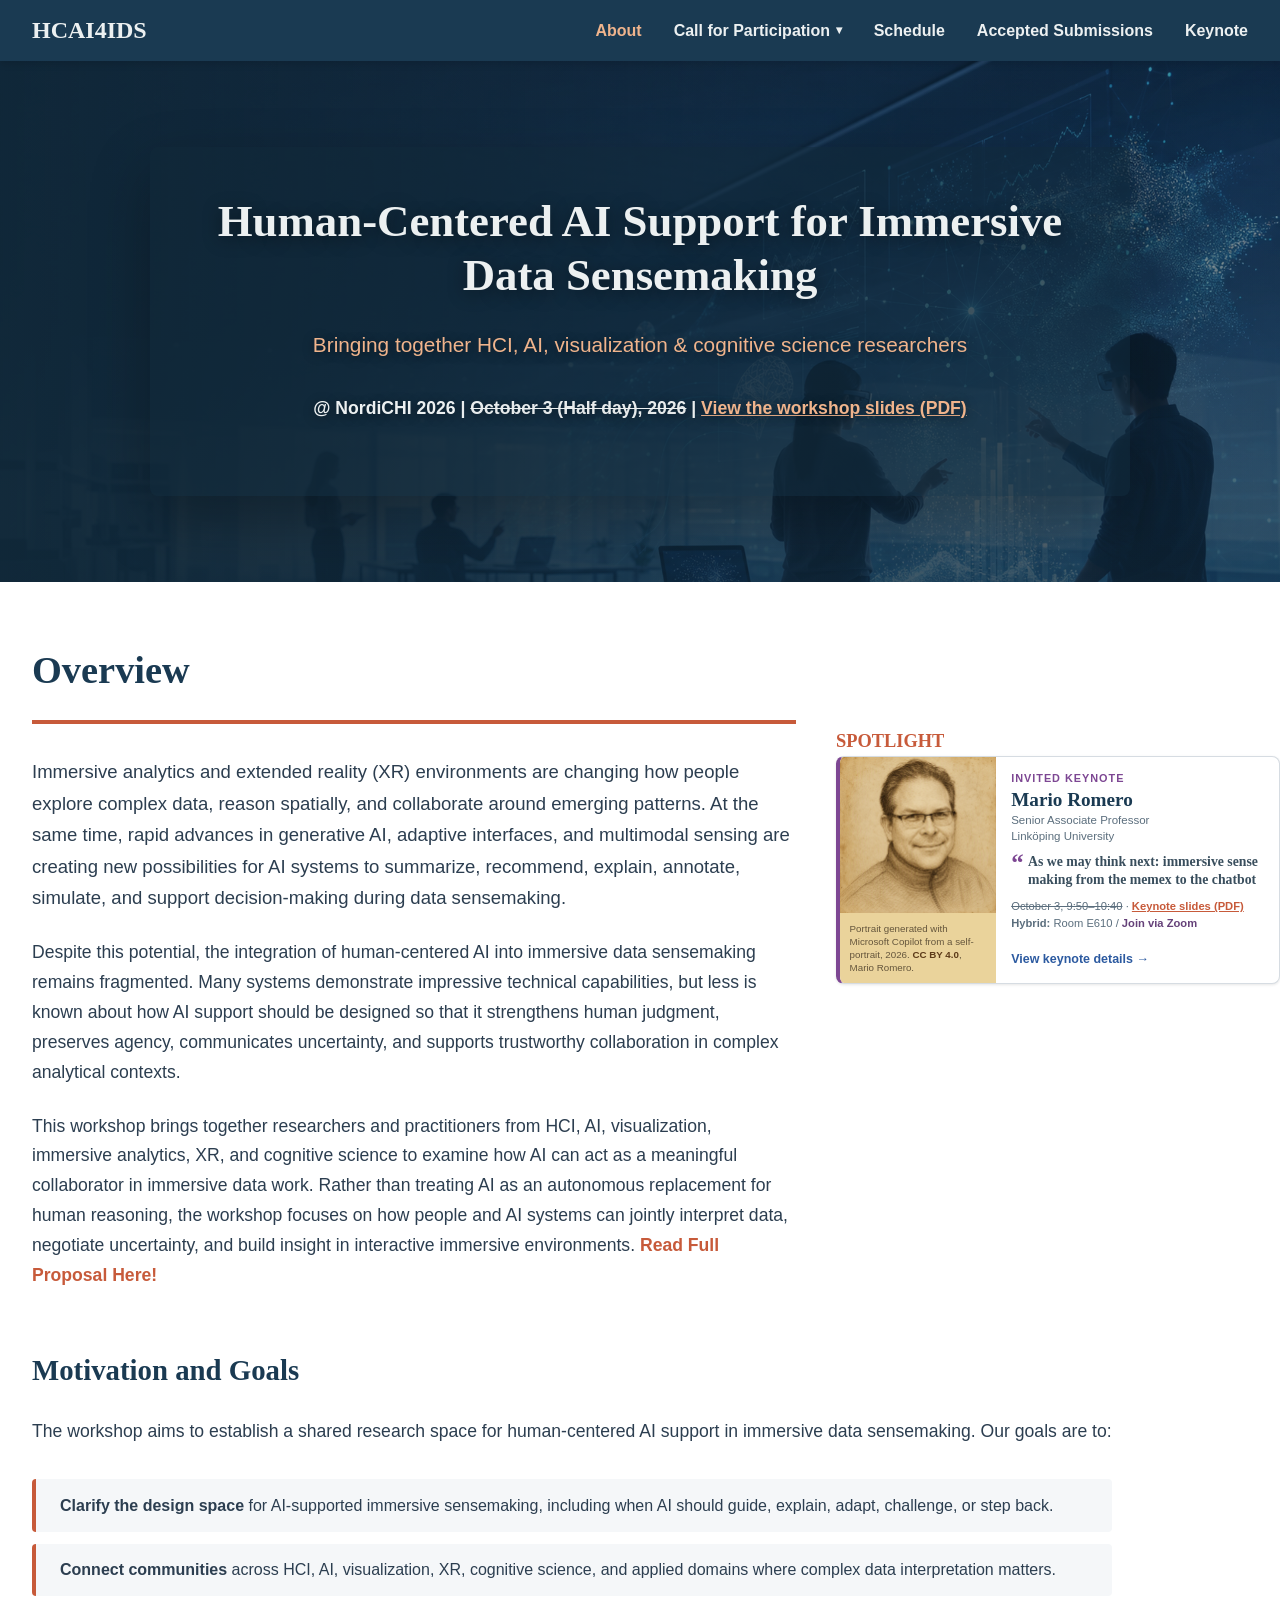
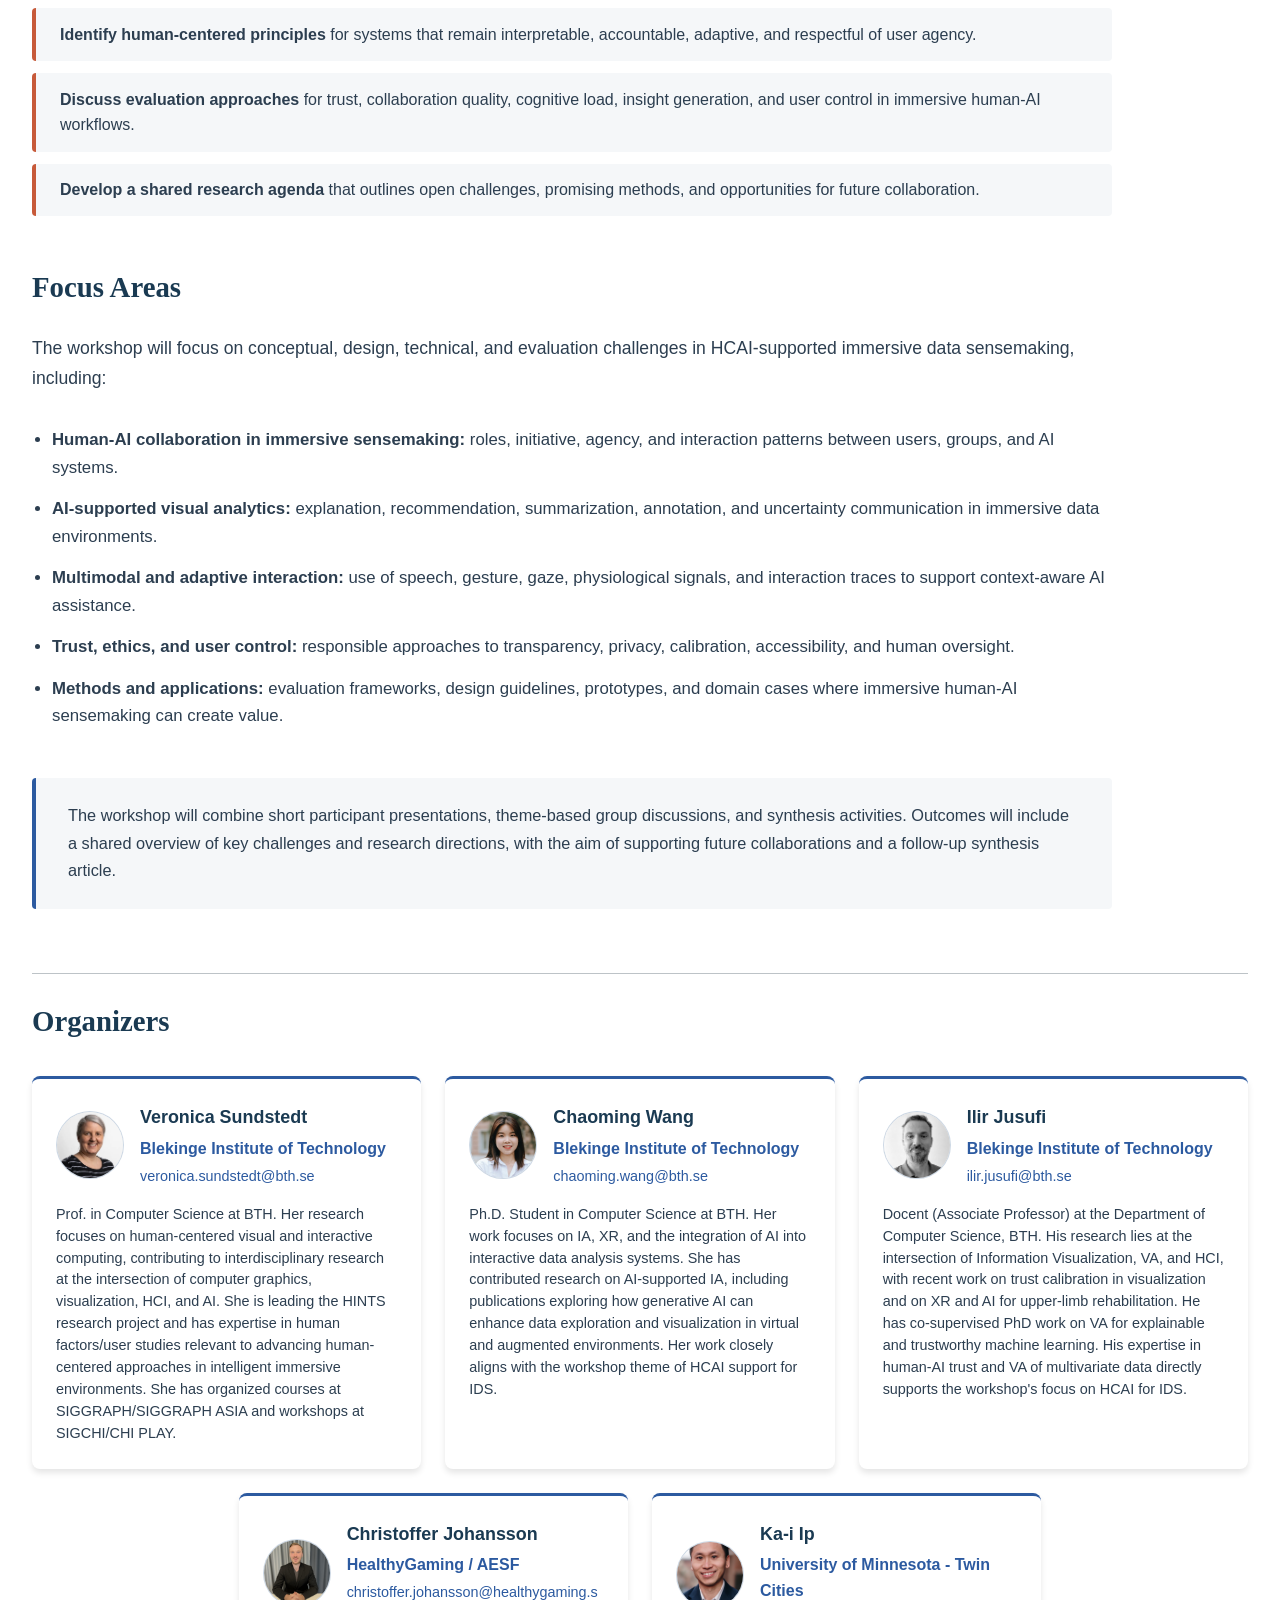
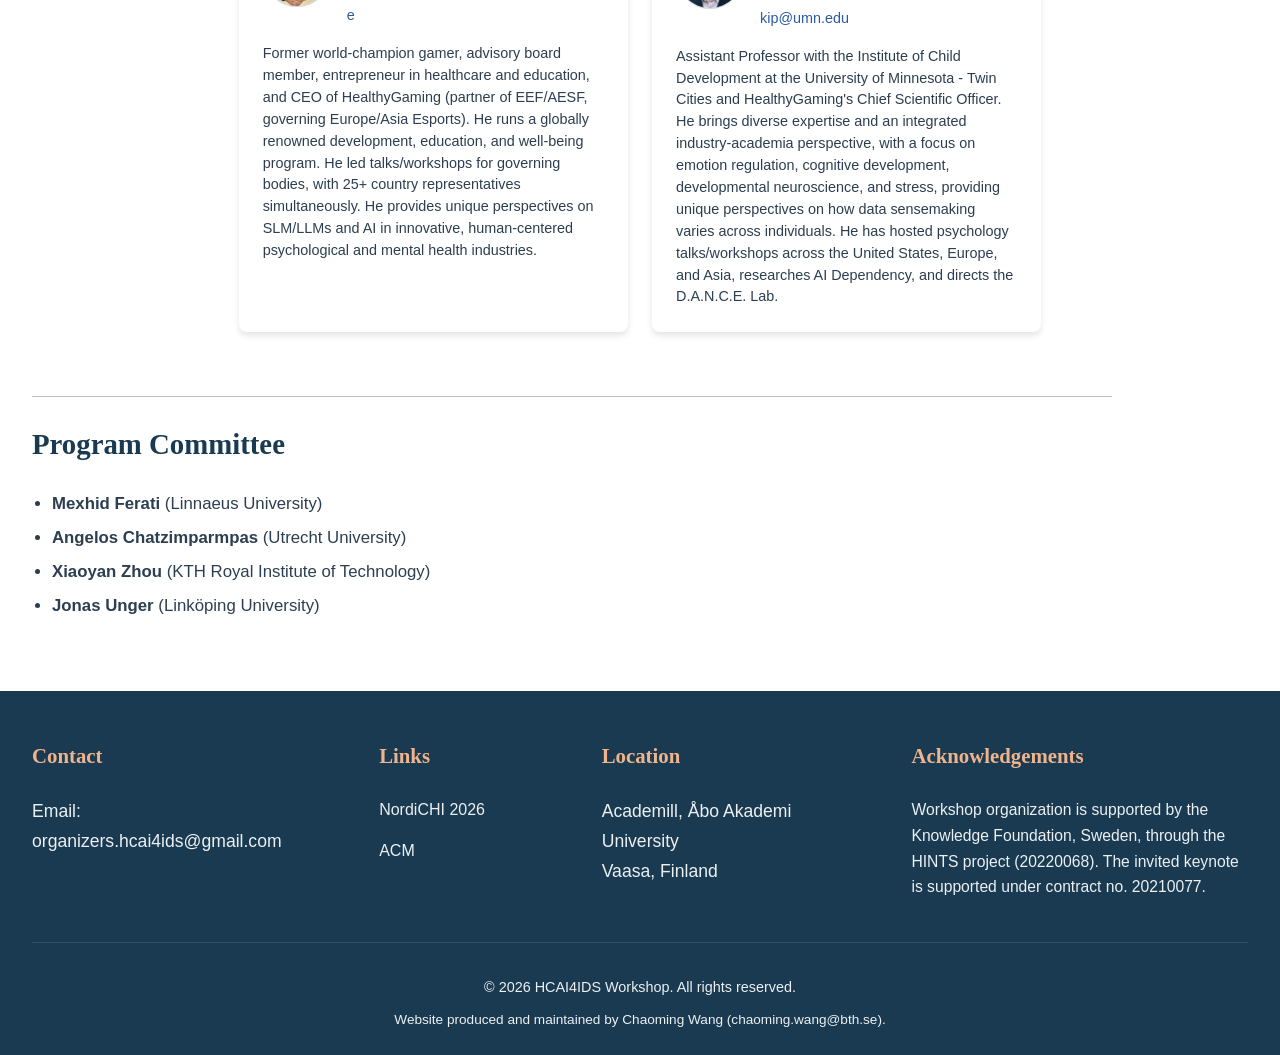
<file: index.html>
<!DOCTYPE html>
<html lang="en">
<head>
    <meta charset="UTF-8">
    <meta name="viewport" content="width=device-width, initial-scale=1.0">
    <title>HCAI4IDS Workshop | NordiCHI 2026</title>
    <meta name="description" content="HCAI4IDS: Human-Centered AI Support for Immersive Data Sensemaking - A NordiCHI 2026 Workshop">
    <link rel="stylesheet" href="styles/main.css?v=20261006-event-slides-orange">
</head>
<body>
    <!-- Navigation -->
    <nav class="navbar">
        <div class="container">
            <div class="nav-content">
                <div class="logo">
                    <h1><a href="index.html">HCAI4IDS</a></h1>
                </div>
                <ul class="nav-menu">
                    <li><a class="active" href="index.html">About</a></li>
                    <li class="nav-dropdown">
                        <button class="nav-dropdown-label" type="button">Call for Participation <span aria-hidden="true">&#9662;</span></button>
                        <ul class="nav-submenu">
                            <li><a href="call-for-participation.html#submission-deadline">Submission Deadline</a></li>
                            <li><a href="call-for-participation.html#call-for-contributions">Call for Contributions</a></li>
                            <li><a href="call-for-participation.html#submission-guidelines">Submission Guidelines</a></li>
                            <li><a href="call-for-participation.html#camera-ready">Camera-ready Submission</a></li>
                        </ul>
                    </li>
                    <li><a href="schedule.html">Schedule</a></li>
                    <li><a href="publications.html">Accepted Submissions</a></li>
                    <li><a href="keynote.html">Keynote</a></li>
                </ul>
            </div>
        </div>
    </nav>

    <!-- Hero Section -->
    <section class="hero">
        <div class="container">
            <div class="hero-content">
                <h1>Human-Centered AI Support for Immersive Data Sensemaking</h1>
                <p class="tagline">Bringing together HCI, AI, visualization & cognitive science researchers</p>
                <p class="event-details"> @ NordiCHI 2026 | <s>October 3 (Half day), 2026</s> | <a href="slides/HCAI4IDS_organizers_slides.pdf" target="_blank" rel="noopener">View the workshop slides (PDF)</a></p>
            </div>
        </div>
    </section>

    <!-- About Section -->
    <main>
    <section class="about">
        <div class="container">
            <div class="overview-grid">
                <div class="overview-copy">
                    <h2>Overview</h2>
                    <p class="about-lede">Immersive analytics and extended reality (XR) environments are changing how people explore complex data, reason spatially, and collaborate around emerging patterns. At the same time, rapid advances in generative AI, adaptive interfaces, and multimodal sensing are creating new possibilities for AI systems to summarize, recommend, explain, annotate, simulate, and support decision-making during data sensemaking.</p>

                    <p>Despite this potential, the integration of human-centered AI into immersive data sensemaking remains fragmented. Many systems demonstrate impressive technical capabilities, but less is known about how AI support should be designed so that it strengthens human judgment, preserves agency, communicates uncertainty, and supports trustworthy collaboration in complex analytical contexts.</p>

                    <p>This workshop brings together researchers and practitioners from HCI, AI, visualization, immersive analytics, XR, and cognitive science to examine how AI can act as a meaningful collaborator in immersive data work. Rather than treating AI as an autonomous replacement for human reasoning, the workshop focuses on how people and AI systems can jointly interpret data, negotiate uncertainty, and build insight in interactive immersive environments. <a class="proposal-inline-link" href="https://dl.acm.org/doi/full/10.1145/3821402.3830196" target="_blank" rel="noopener">Read Full Proposal Here!</a></p>
                </div>
                <aside class="home-keynote-spotlight" aria-labelledby="home-keynote-name">
                    <p class="home-keynote-section-label">Spotlight</p>
                    <div class="home-keynote-card">
                        <div class="home-keynote-portrait">
                            <img src="images/mario-romero-keynote.png" alt="Leonardo-inspired sepia portrait of Mario Romero wearing glasses.">
                            <p>Portrait generated with Microsoft Copilot from a self-portrait, 2026. <a href="https://creativecommons.org/licenses/by/4.0/">CC BY 4.0</a>, Mario Romero.</p>
                        </div>
                        <div class="home-keynote-copy">
                            <p class="home-keynote-label">Invited Keynote</p>
                            <h3 id="home-keynote-name">Mario Romero</h3>
                            <p class="home-keynote-role">Senior Associate Professor<br>Link&ouml;ping University</p>
                            <p class="home-keynote-title">As we may think next: immersive sense making from the memex to the chatbot</p>
                            <p class="home-keynote-session"><s>October 3, 9:50&ndash;10:40</s> &middot; <a class="home-keynote-slides-link" href="slides/NordiCHI2026_HCAI4IDS_Romero_Keynote_As_we_may_think_next_Notes.pdf">Keynote slides (PDF)</a><br><strong>Hybrid:</strong> Room E610 / <a href="https://bth.zoom.us/j/66886140292" target="_blank" rel="noopener">Join via Zoom</a></p>
                            <a href="keynote.html">View keynote details <span aria-hidden="true">&rarr;</span></a>
                        </div>
                    </div>
                </aside>
            </div>

            <div class="about-content">
                <h3>Motivation and Goals</h3>
                <p>The workshop aims to establish a shared research space for human-centered AI support in immersive data sensemaking. Our goals are to:</p>
                <ul class="workshop-parts">
                    <li><strong>Clarify the design space</strong> for AI-supported immersive sensemaking, including when AI should guide, explain, adapt, challenge, or step back.</li>
                    <li><strong>Connect communities</strong> across HCI, AI, visualization, XR, cognitive science, and applied domains where complex data interpretation matters.</li>
                    <li><strong>Identify human-centered principles</strong> for systems that remain interpretable, accountable, adaptive, and respectful of user agency.</li>
                    <li><strong>Discuss evaluation approaches</strong> for trust, collaboration quality, cognitive load, insight generation, and user control in immersive human-AI workflows.</li>
                    <li><strong>Develop a shared research agenda</strong> that outlines open challenges, promising methods, and opportunities for future collaboration.</li>
                </ul>

                <h3>Focus Areas</h3>
                <p>The workshop will focus on conceptual, design, technical, and evaluation challenges in HCAI-supported immersive data sensemaking, including:</p>
                <ul class="focus-list">
                    <li><strong>Human-AI collaboration in immersive sensemaking:</strong> roles, initiative, agency, and interaction patterns between users, groups, and AI systems.</li>
                    <li><strong>AI-supported visual analytics:</strong> explanation, recommendation, summarization, annotation, and uncertainty communication in immersive data environments.</li>
                    <li><strong>Multimodal and adaptive interaction:</strong> use of speech, gesture, gaze, physiological signals, and interaction traces to support context-aware AI assistance.</li>
                    <li><strong>Trust, ethics, and user control:</strong> responsible approaches to transparency, privacy, calibration, accessibility, and human oversight.</li>
                    <li><strong>Methods and applications:</strong> evaluation frameworks, design guidelines, prototypes, and domain cases where immersive human-AI sensemaking can create value.</li>
                </ul>

                <p class="outcomes-note">The workshop will combine short participant presentations, theme-based group discussions, and synthesis activities. Outcomes will include a shared overview of key challenges and research directions, with the aim of supporting future collaborations and a follow-up synthesis article.</p>
            </div>

            <h3 class="section-subtitle">Organizers</h3>
            <div class="organizers-grid" id="organizers-content">
                <!-- Populated by load-content.js -->
            </div>

            <div class="program-committee">
                <h3 class="section-subtitle">Program Committee</h3>
                <!-- <p>The Program Committee is being updated progressively, and the full list of PC members will be finalized before the paper submission deadline.</p> -->
                <ul class="program-committee-list" id="program-committee-content">
                    <!-- Populated by load-content.js -->
                </ul>
            </div>
        </div>
    </section>
    </main>

    <!-- Footer -->
    <footer class="footer footer--four-column">
        <div class="container">
            <div class="footer-content footer-content--four-columns">
                <div class="footer-section">
                    <h4>Contact</h4>
                    <p>Email: <a href="mailto:organizers.hcai4ids@gmail.com">organizers.hcai4ids@gmail.com</a></p>
                </div>
                <div class="footer-section">
                    <h4>Links</h4>
                    <ul>
                        <li><a href="https://sites.uwasa.fi/nordichi2026/">NordiCHI 2026</a></li>
                        <li><a href="https://www.acm.org">ACM</a></li>
                    </ul>
                </div>
                <div class="footer-section">
                    <h4>Location</h4>
                    <p>Academill, &Aring;bo Akademi University<br>Vaasa, Finland</p>
                </div>
                <div class="footer-section footer-section--acknowledgements">
                    <h4>Acknowledgements</h4>
                    <p>Workshop organization is supported by the Knowledge Foundation, Sweden, through the <a href="https://www.bth.se/forskningsmiljoer/hints-human-centered-intelligent-realities">HINTS project</a> (20220068). The invited keynote is supported under contract no. 20210077.</p>
                </div>
            </div>
            <p class="copyright">&copy; 2026 HCAI4IDS Workshop. All rights reserved.</p>
            <p class="footer-maintainer">Website produced and maintained by Chaoming Wang (<a href="mailto:chaoming.wang@bth.se">chaoming.wang@bth.se</a>).</p>

        </div>
    </footer>

    <script src="scripts/load-content.js?v=20260814-date-layout"></script>
</body>
</html>
</file>
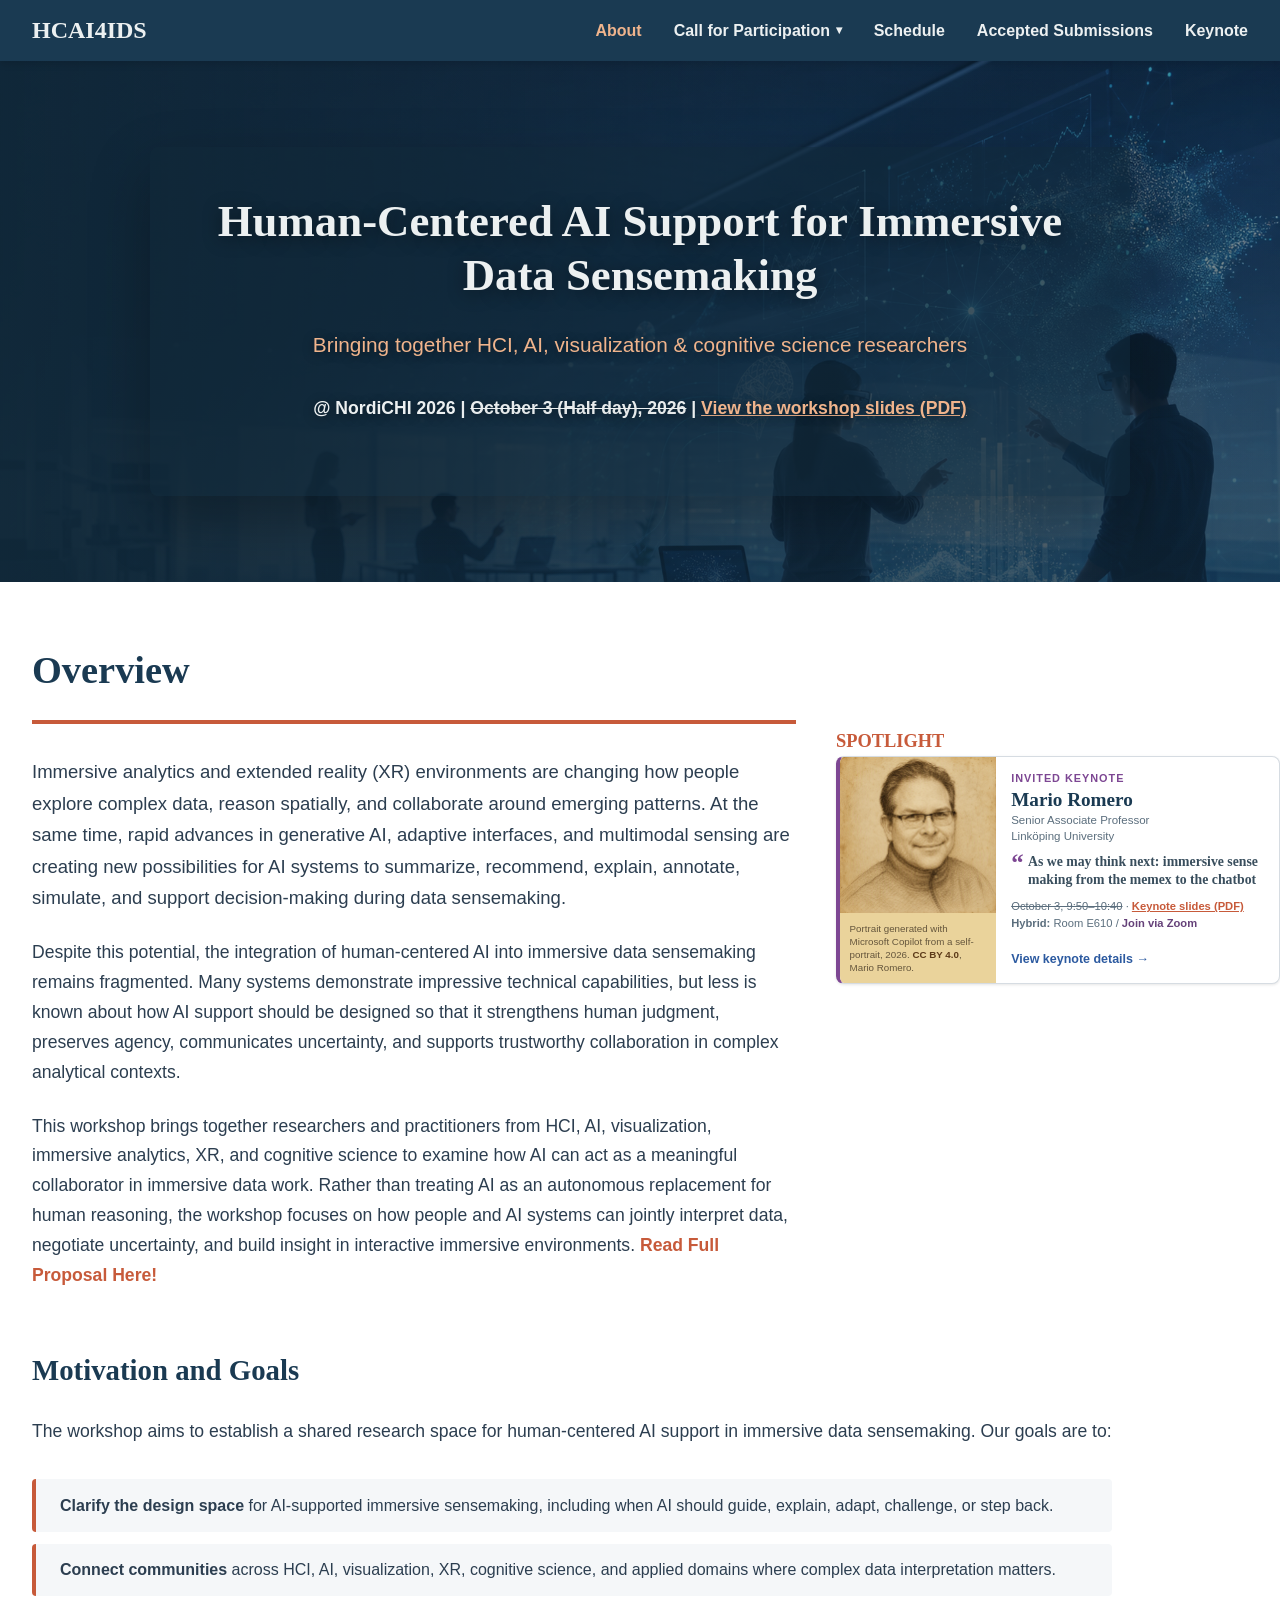
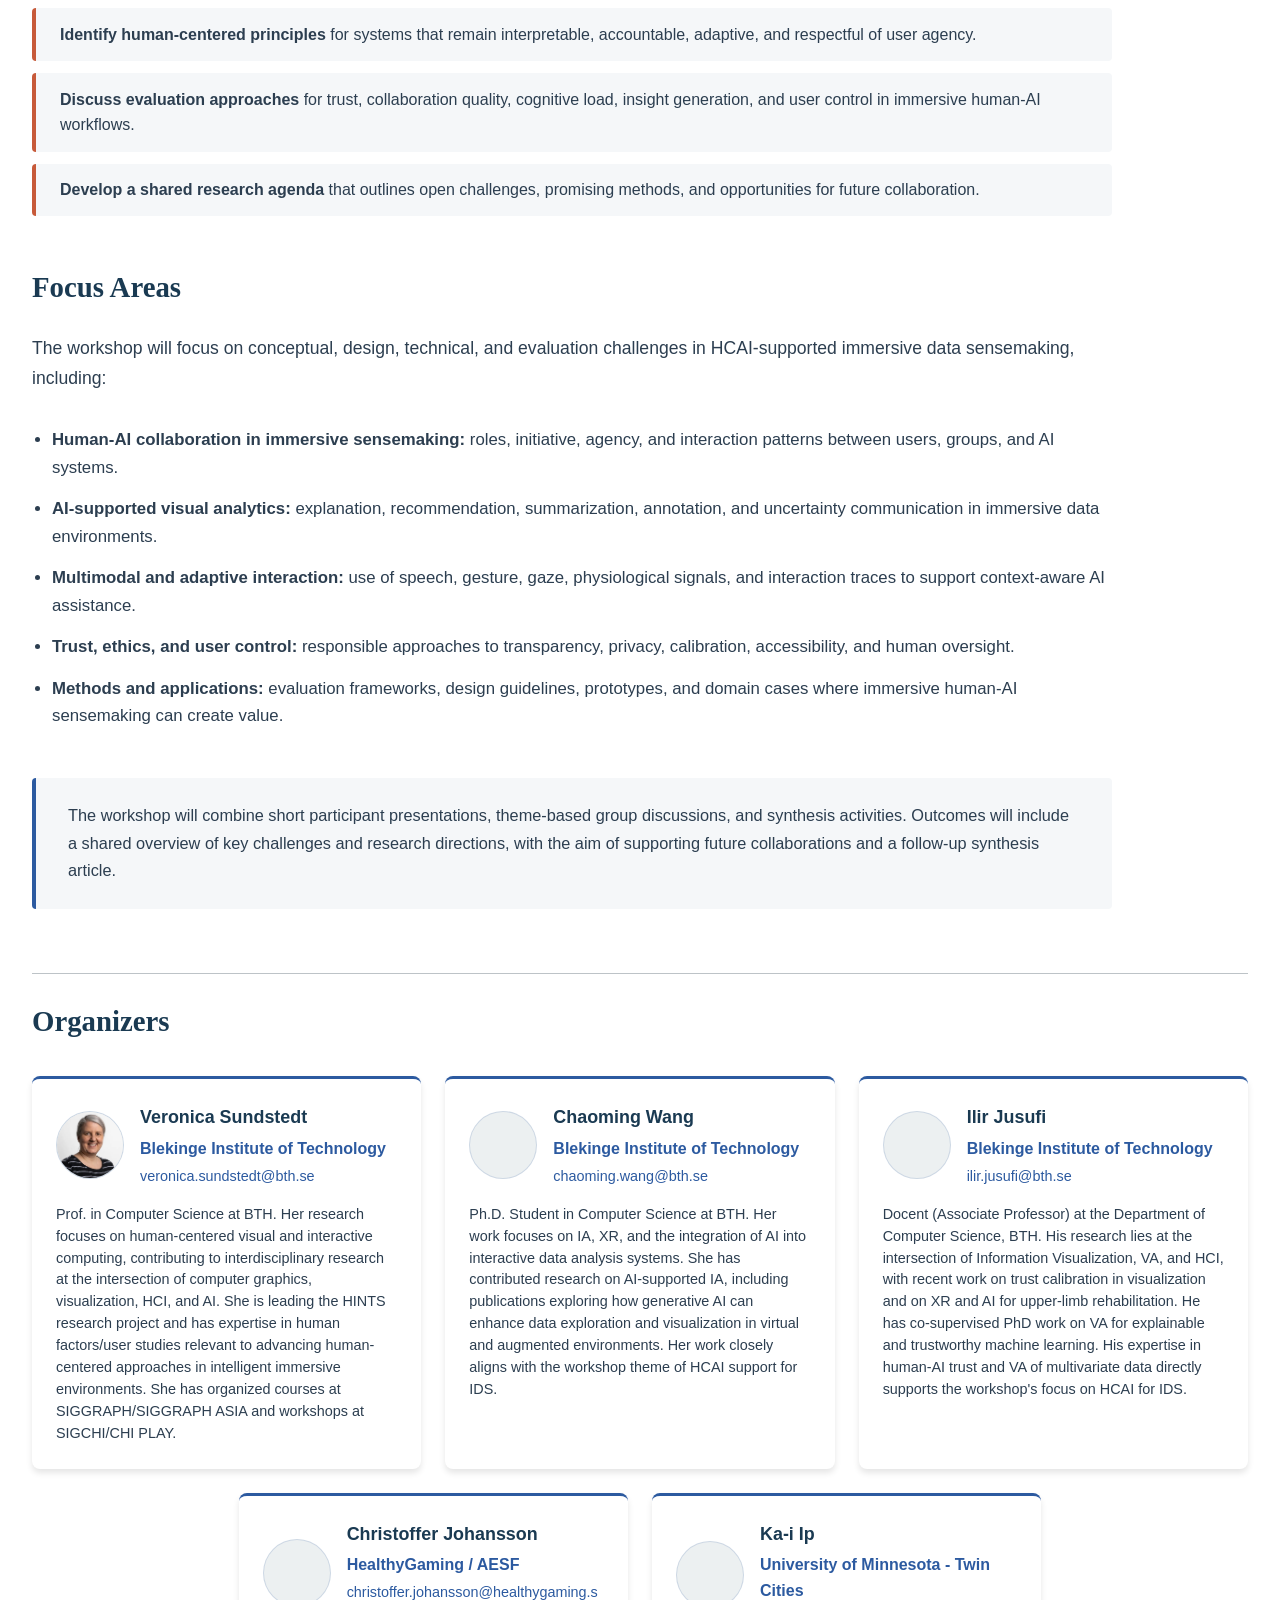
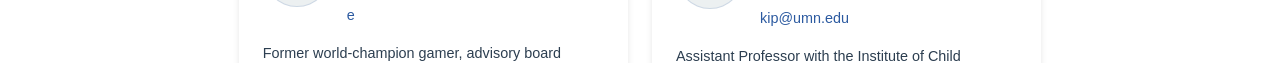
<file: 2026/index.html>
<!doctype html>
<html lang="en">
<head>
  <meta charset="utf-8">
  <meta name="viewport" content="width=device-width, initial-scale=1">
  <meta http-equiv="refresh" content="0; url=../">
  <link rel="canonical" href="https://hcai4ids.github.io/hcai4ids-workshop/">
  <title>HCAI4IDS 2026</title>
</head>
<body>
  <p>Continue to the <a href="../">HCAI4IDS 2026 workshop website</a>.</p>
</body>
</html>
</file>
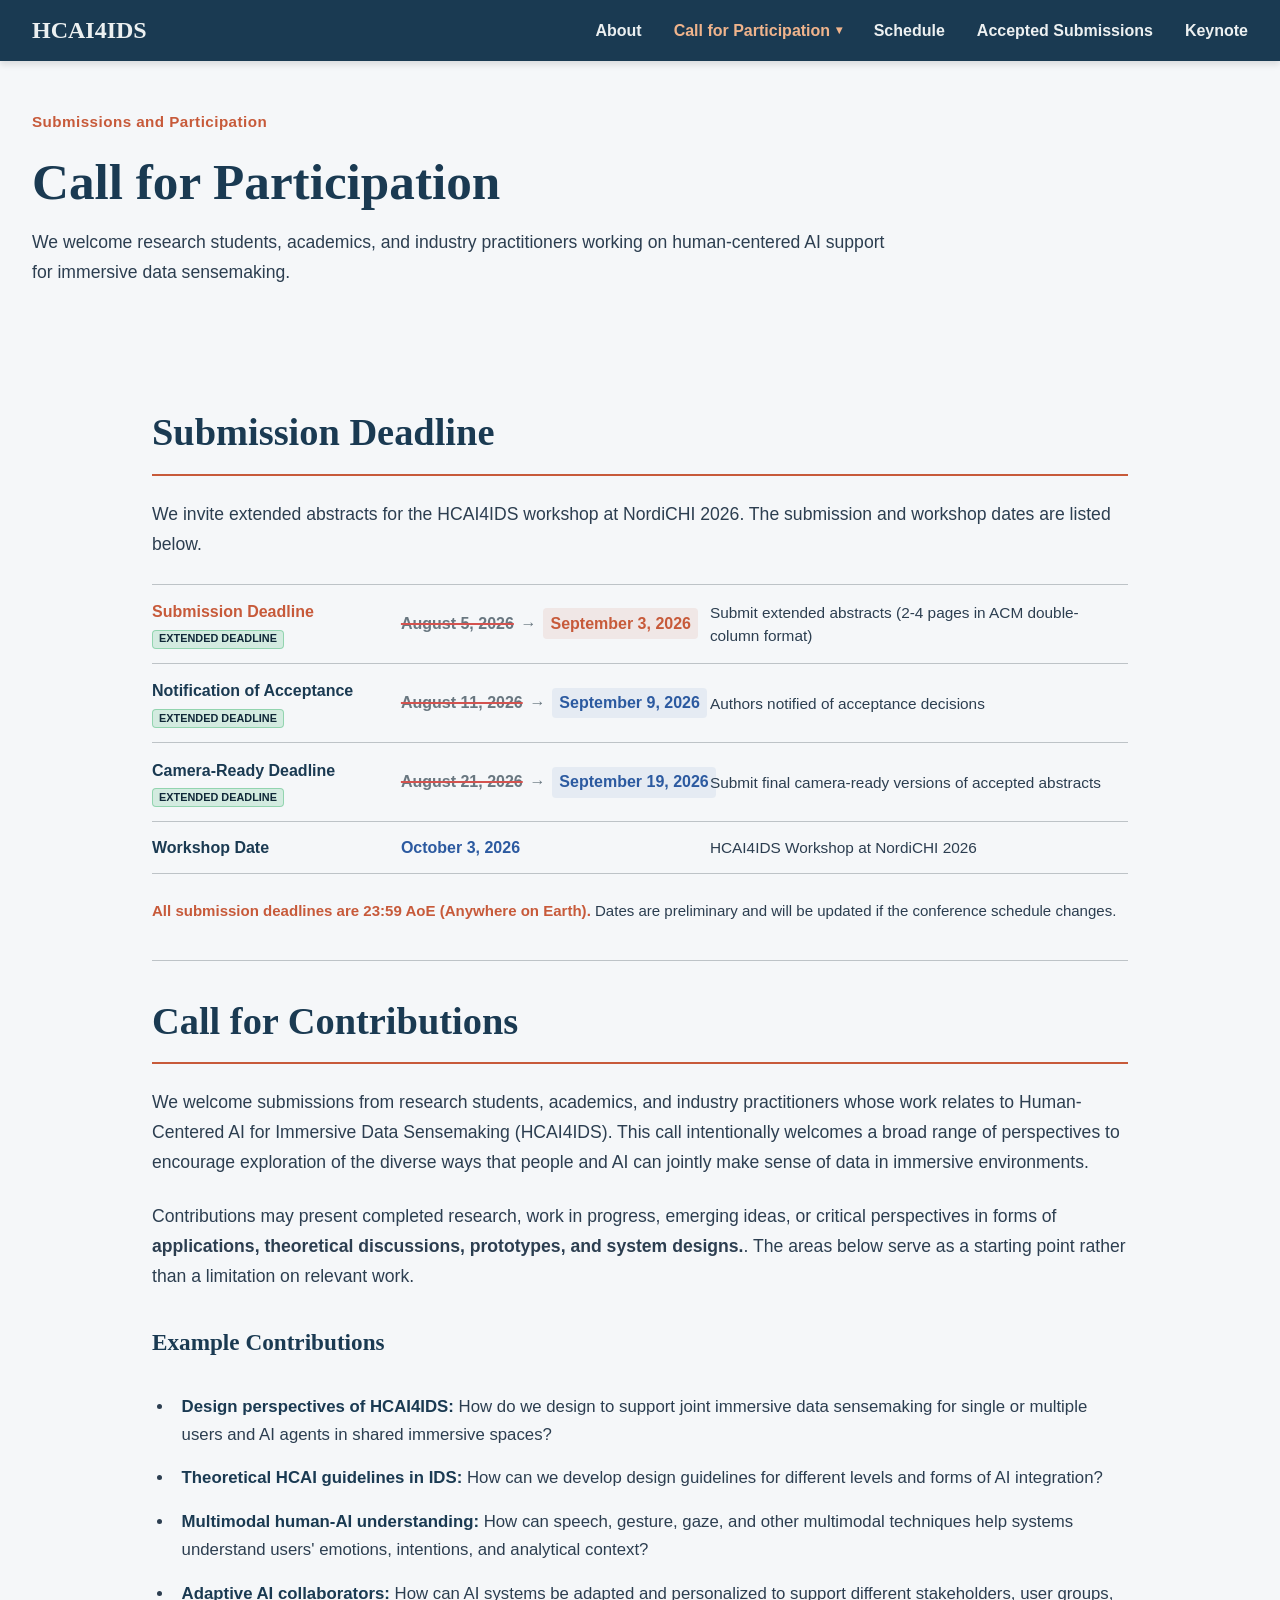
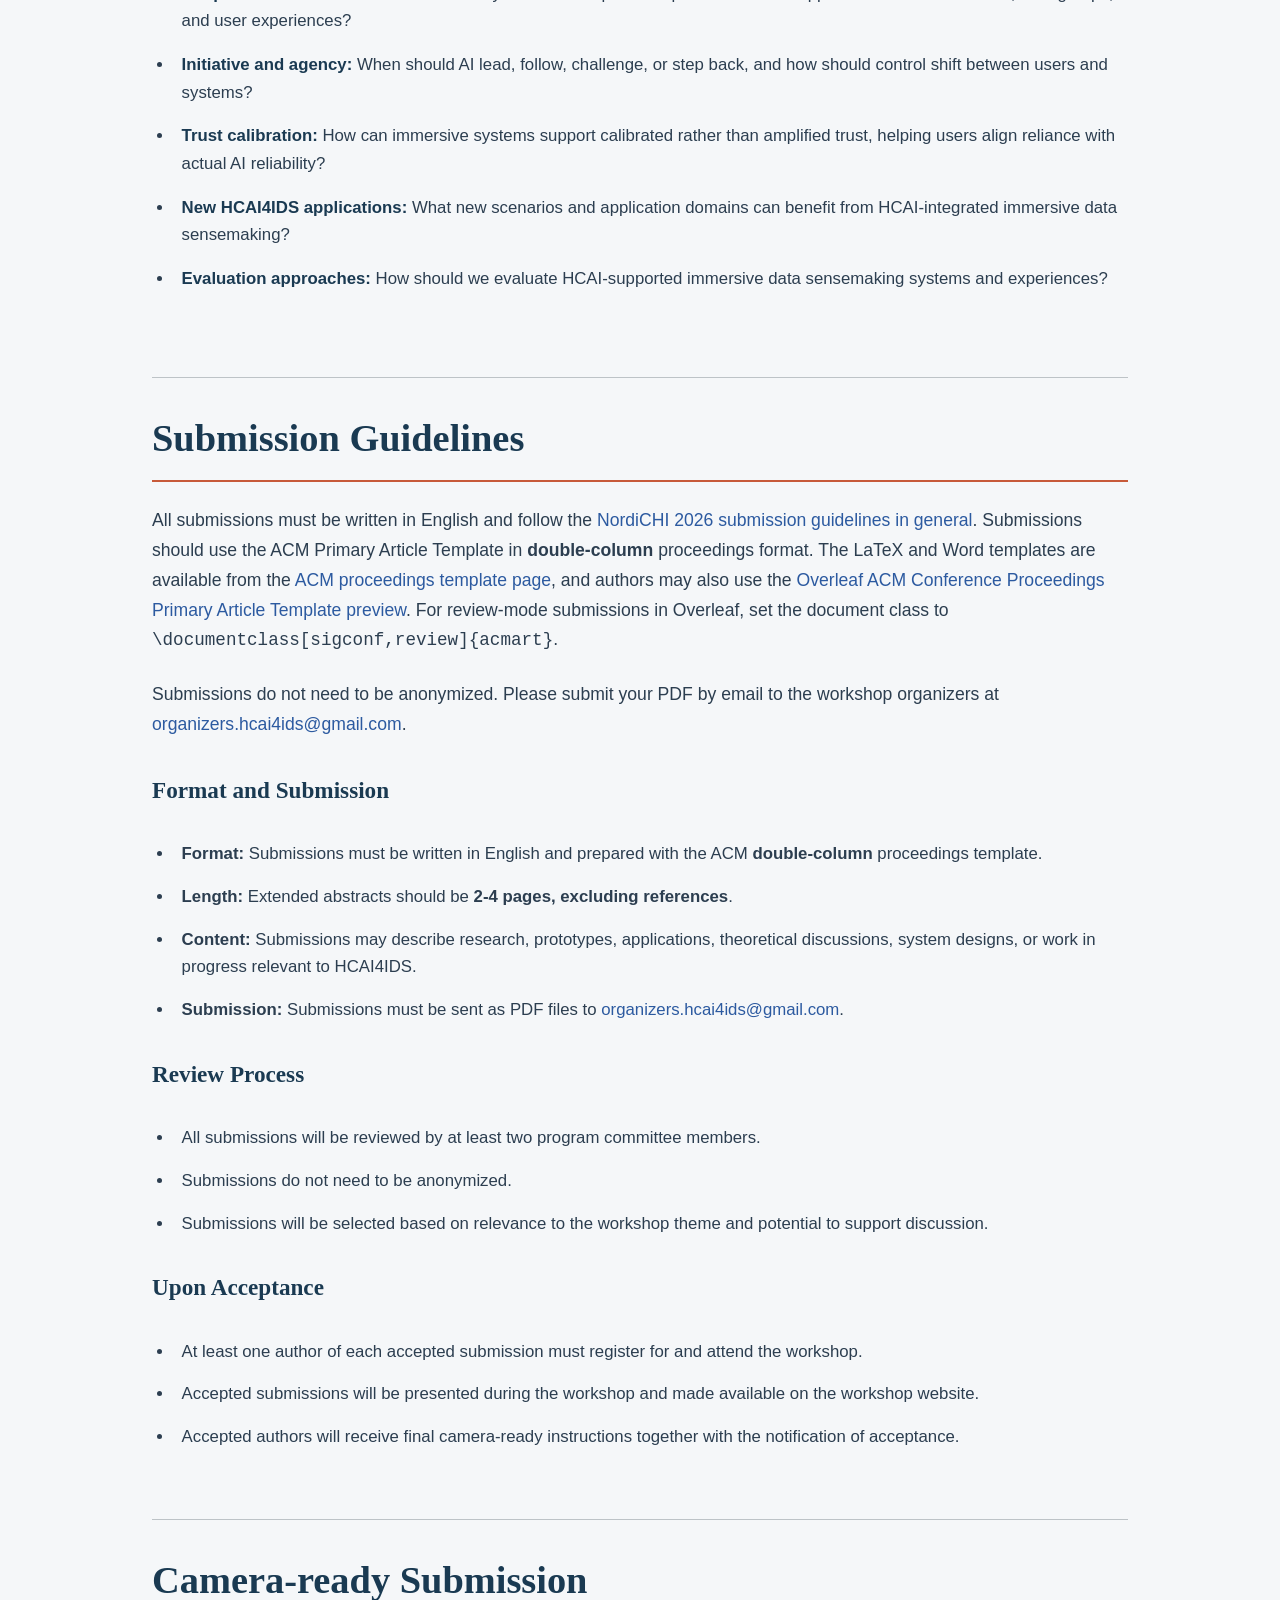
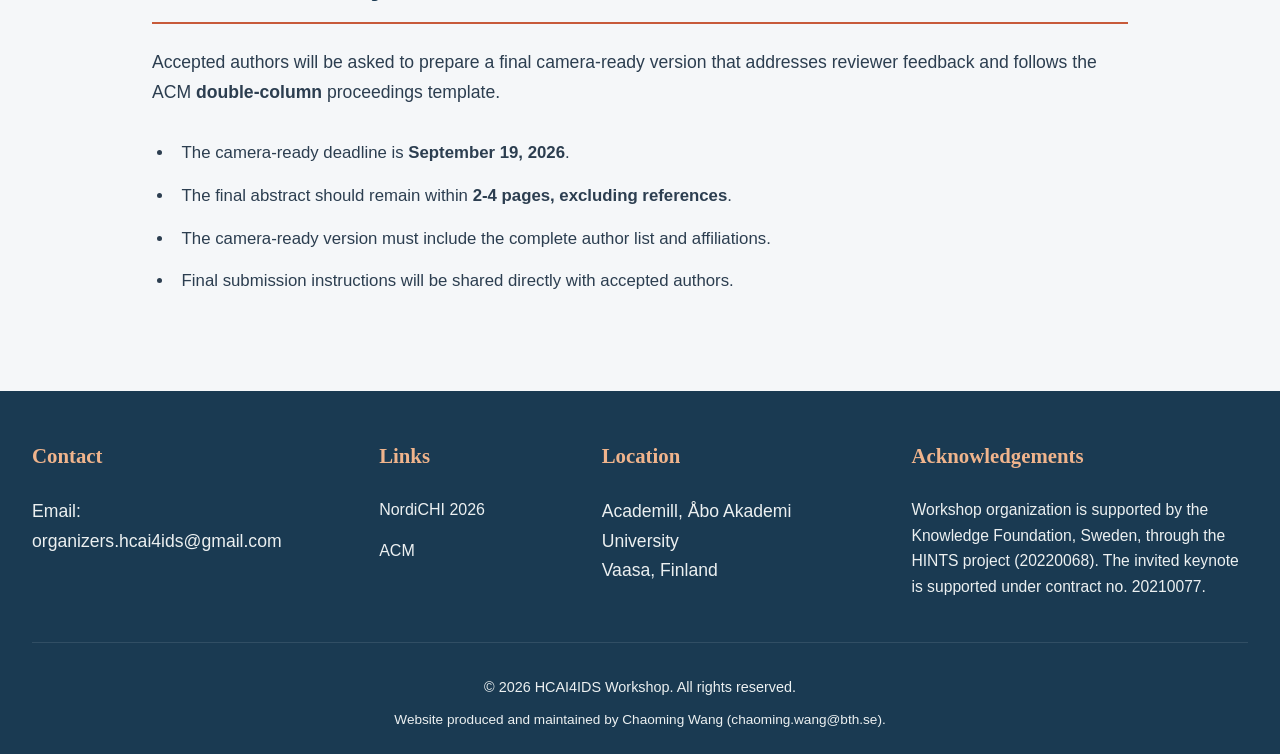
<file: call-for-participation.html>
<!DOCTYPE html>
<html lang="en">
<head>
    <meta charset="UTF-8">
    <meta name="viewport" content="width=device-width, initial-scale=1.0">
    <title>Call for Participation | HCAI4IDS Workshop</title>
    <meta name="description" content="Call for participation for the HCAI4IDS NordiCHI 2026 workshop">
    <link rel="stylesheet" href="styles/main.css?v=20260924-footer-acknowledgements">
</head>
<body>
    <!-- Navigation -->
    <nav class="navbar">
        <div class="container">
            <div class="nav-content">
                <div class="logo">
                    <h1><a href="index.html">HCAI4IDS</a></h1>
                </div>
                <ul class="nav-menu">
                    <li><a href="index.html">About</a></li>
                    <li class="nav-dropdown">
                        <button class="nav-dropdown-label active" type="button">Call for Participation <span aria-hidden="true">&#9662;</span></button>
                        <ul class="nav-submenu">
                            <li><a href="#submission-deadline">Submission Deadline</a></li>
                            <li><a href="#call-for-contributions">Call for Contributions</a></li>
                            <li><a href="#submission-guidelines">Submission Guidelines</a></li>
                            <li><a href="#camera-ready">Camera-ready Submission</a></li>
                        </ul>
                    </li>
                    <li><a href="schedule.html">Schedule</a></li>
                    <li><a href="publications.html">Accepted Submissions</a></li>
                    <li><a href="keynote.html">Keynote</a></li>
                </ul>
            </div>
        </div>
    </nav>

    <main>
        <section class="page-header">
            <div class="container">
                <p class="page-eyebrow">Submissions and Participation</p>
                <h1>Call for Participation</h1>
                <p>We welcome research students, academics, and industry practitioners working on human-centered AI support for immersive data sensemaking.</p>
            </div>
        </section>

        <section class="submission-page">
            <div class="container submission-content">
                <section class="submission-section" id="submission-deadline">
                    <h2>Submission Deadline</h2>
                    <p>We invite extended abstracts for the HCAI4IDS workshop at NordiCHI 2026. The submission and workshop dates are listed below.</p>
                    <div class="dates-list" id="dates-content">
                        <!-- Populated by load-content.js -->
                    </div>
                    <p class="deadline-note"><strong>All submission deadlines are 23:59 AoE (Anywhere on Earth).</strong> Dates are preliminary and will be updated if the conference schedule changes.</p>
                </section>

                <section class="submission-section" id="call-for-contributions">
                    <h2>Call for Contributions</h2>
                    <p class="intro-text">We welcome submissions from research students, academics, and industry practitioners whose work relates to Human-Centered AI for Immersive Data Sensemaking (HCAI4IDS). This call intentionally welcomes a broad range of perspectives to encourage exploration of the diverse ways that people and AI can jointly make sense of data in immersive environments.</p>
                    <p>Contributions may present completed research, work in progress, emerging ideas, or critical perspectives in forms of <strong>applications, theoretical discussions, prototypes, and system designs.</strong>. The areas below serve as a starting point rather than a limitation on relevant work. 
                    </p>

                    <!-- <p><strong>Example contribution forms:</strong> applications, theoretical discussions, prototypes, and system designs.</p> -->

                    <h3>Example Contributions</h3>
                    <ul class="contribution-focus-list">
                        <li><strong>Design perspectives of HCAI4IDS:</strong> How do we design to support joint immersive data sensemaking for single or multiple users and AI agents in shared immersive spaces?</li>
                        <li><strong>Theoretical HCAI guidelines in IDS:</strong> How can we develop design guidelines for different levels and forms of AI integration?</li>
                        <li><strong>Multimodal human-AI understanding:</strong> How can speech, gesture, gaze, and other multimodal techniques help systems understand users' emotions, intentions, and analytical context?</li>
                        <li><strong>Adaptive AI collaborators:</strong> How can AI systems be adapted and personalized to support different stakeholders, user groups, and user experiences?</li>
                        <li><strong>Initiative and agency:</strong> When should AI lead, follow, challenge, or step back, and how should control shift between users and systems?</li>
                        <li><strong>Trust calibration:</strong> How can immersive systems support calibrated rather than amplified trust, helping users align reliance with actual AI reliability?</li>
                        <li><strong>New HCAI4IDS applications:</strong> What new scenarios and application domains can benefit from HCAI-integrated immersive data sensemaking?</li>
                        <li><strong>Evaluation approaches:</strong> How should we evaluate HCAI-supported immersive data sensemaking systems and experiences?</li>
                    </ul>
                </section>

                <section class="submission-section" id="submission-guidelines">
                    <h2>Submission Guidelines</h2>
                    <p>All submissions must be written in English and follow the <a href="https://sites.uwasa.fi/nordichi2026/nordichi-2026/submit/submission-guidelines/">NordiCHI 2026 submission guidelines in general</a>. Submissions should use the ACM Primary Article Template in <strong>double-column</strong> proceedings format. The LaTeX and Word templates are available from the <a href="https://www.acm.org/publications/proceedings-template">ACM proceedings template page</a>, and authors may also use the <a href="https://www.overleaf.com/latex/templates/acm-conference-proceedings-primary-article-template/wbvnghjbzwpc">Overleaf ACM Conference Proceedings Primary Article Template preview</a>. For review-mode submissions in Overleaf, set the document class to <code>\documentclass[sigconf,review]{acmart}</code>.</p>
                    <p>Submissions do not need to be anonymized. Please submit your PDF by email to the workshop organizers at <a href="mailto:organizers.hcai4ids@gmail.com">organizers.hcai4ids@gmail.com</a>.</p>

                    <h3>Format and Submission</h3>
                    <ul class="plain-info-list">
                        <li><strong>Format:</strong> Submissions must be written in English and prepared with the ACM <strong>double-column</strong> proceedings template.</li>
                        <li><strong>Length:</strong> Extended abstracts should be <strong>2-4 pages, excluding references</strong>.</li>
                        <li><strong>Content:</strong> Submissions may describe research, prototypes, applications, theoretical discussions, system designs, or work in progress relevant to HCAI4IDS.</li>
                        <li><strong>Submission:</strong> Submissions must be sent as PDF files to <a href="mailto:organizers.hcai4ids@gmail.com">organizers.hcai4ids@gmail.com</a>.</li>
                    </ul>

                    <h3>Review Process</h3>
                    <ul class="plain-info-list">
                        <li>All submissions will be reviewed by at least two program committee members.</li>
                        <li>Submissions do not need to be anonymized.</li>
                        <li>Submissions will be selected based on relevance to the workshop theme and potential to support discussion.</li>
                    </ul>

                    <h3>Upon Acceptance</h3>
                    <ul class="plain-info-list">
                        <li>At least one author of each accepted submission must register for and attend the workshop.</li>
                        <li>Accepted submissions will be presented during the workshop and made available on the workshop website.</li>
                        <li>Accepted authors will receive final camera-ready instructions together with the notification of acceptance.</li>
                    </ul>

                </section>

                <section class="submission-section" id="camera-ready">
                    <h2>Camera-ready Submission</h2>
                    <p>Accepted authors will be asked to prepare a final camera-ready version that addresses reviewer feedback and follows the ACM <strong>double-column</strong> proceedings template.</p>
                    <ul class="plain-info-list">
                        <li>The camera-ready deadline is <strong>September 19, 2026</strong>.</li>
                        <li>The final abstract should remain within <strong>2-4 pages, excluding references</strong>.</li>
                        <li>The camera-ready version must include the complete author list and affiliations.</li>
                        <li>Final submission instructions will be shared directly with accepted authors.</li>
                    </ul>
                </section>
            </div>
        </section>
    </main>

    <!-- Footer -->
    <footer class="footer footer--four-column">
        <div class="container">
            <div class="footer-content footer-content--four-columns">
                <div class="footer-section">
                    <h4>Contact</h4>
                    <p>Email: <a href="mailto:organizers.hcai4ids@gmail.com">organizers.hcai4ids@gmail.com</a></p>
                </div>
                <div class="footer-section">
                    <h4>Links</h4>
                    <ul>
                        <li><a href="https://sites.uwasa.fi/nordichi2026/">NordiCHI 2026</a></li>
                        <li><a href="https://www.acm.org">ACM</a></li>
                    </ul>
                </div>
                <div class="footer-section">
                    <h4>Location</h4>
                    <p>Academill, &Aring;bo Akademi University<br>Vaasa, Finland</p>
                </div>
                <div class="footer-section footer-section--acknowledgements">
                    <h4>Acknowledgements</h4>
                    <p>Workshop organization is supported by the Knowledge Foundation, Sweden, through the <a href="https://www.bth.se/forskningsmiljoer/hints-human-centered-intelligent-realities">HINTS project</a> (20220068). The invited keynote is supported under contract no. 20210077.</p>
                </div>
            </div>
            <p class="copyright">&copy; 2026 HCAI4IDS Workshop. All rights reserved.</p>
            <p class="footer-maintainer">Website produced and maintained by Chaoming Wang (<a href="mailto:chaoming.wang@bth.se">chaoming.wang@bth.se</a>).</p>
        </div>
    </footer>

    <script src="scripts/load-content.js?v=20260814-date-layout"></script>
</body>
</html>
</file>
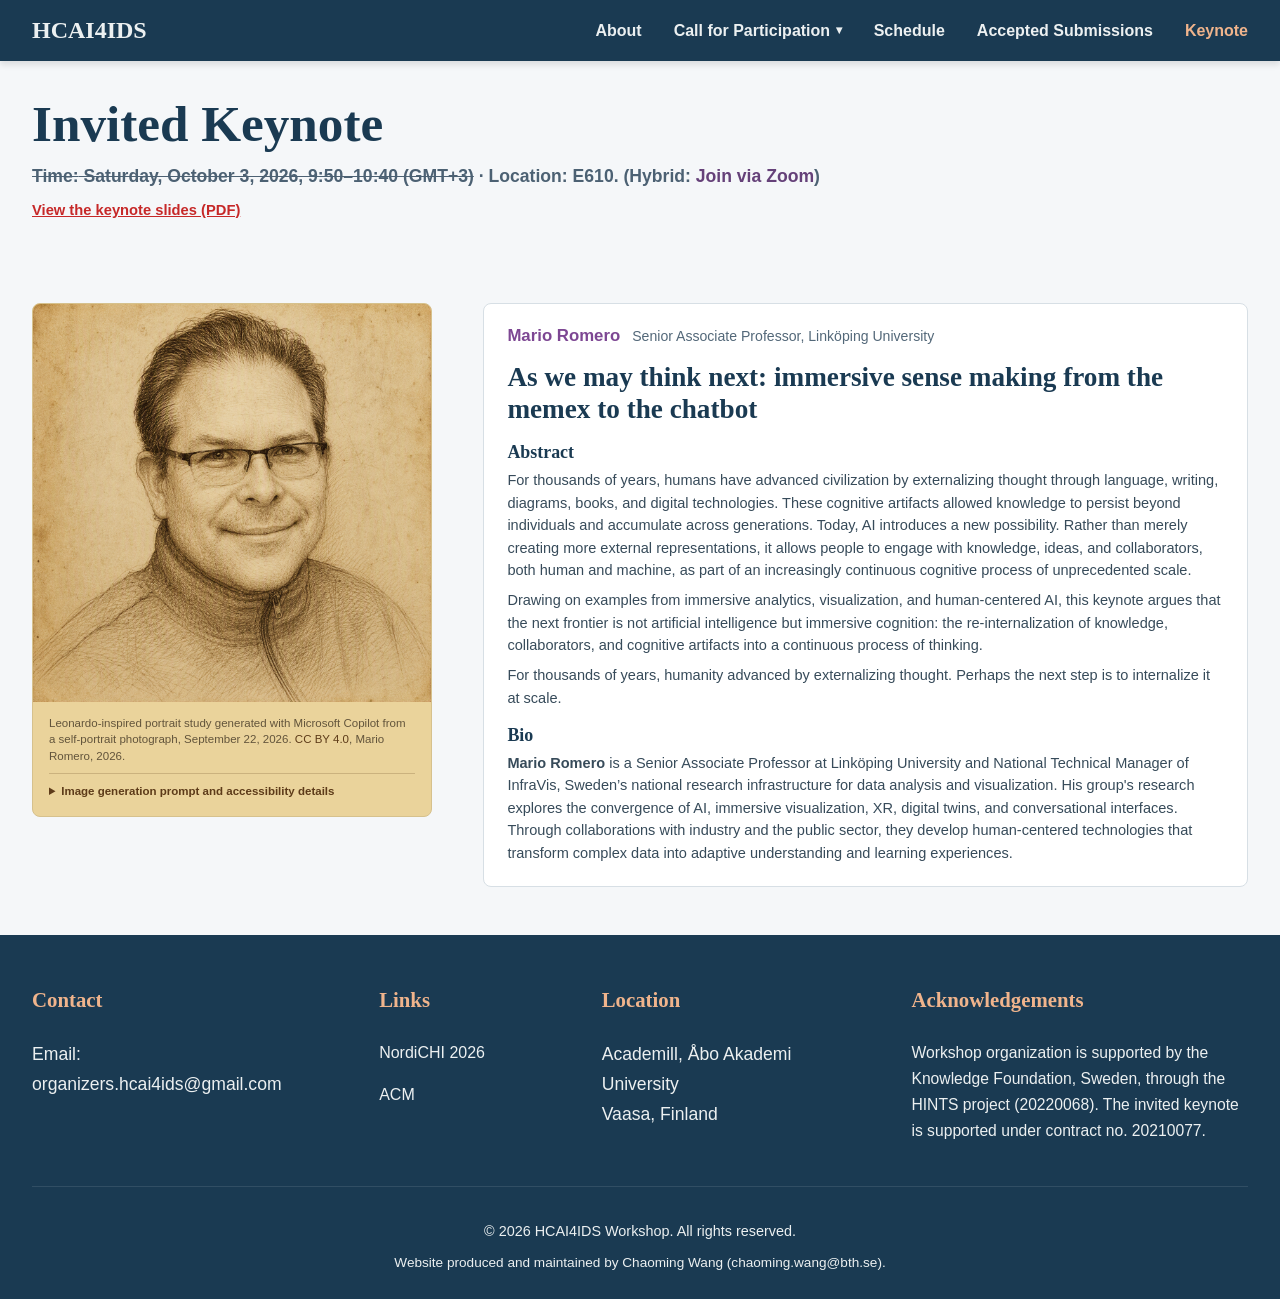
<file: keynote.html>
<!DOCTYPE html>
<html lang="en">
<head>
    <meta charset="UTF-8">
    <meta name="viewport" content="width=device-width, initial-scale=1.0">
    <meta name="robots" content="noindex, nofollow">
    <title>Invited Keynote | HCAI4IDS Workshop</title>
    <meta name="description" content="Invited keynote by Mario Romero at the HCAI4IDS NordiCHI 2026 workshop">
    <link rel="stylesheet" href="styles/main.css?v=20260924-footer-acknowledgements">
    <link rel="stylesheet" href="styles/keynote.css?v=20261006-keynote-slides-link">
</head>
<body class="keynote-page">
    <nav class="navbar">
        <div class="container">
            <div class="nav-content">
                <div class="logo">
                    <h1><a href="index.html">HCAI4IDS</a></h1>
                </div>
                <ul class="nav-menu">
                    <li><a href="index.html">About</a></li>
                    <li class="nav-dropdown">
                        <button class="nav-dropdown-label" type="button">Call for Participation <span aria-hidden="true">&#9662;</span></button>
                        <ul class="nav-submenu">
                            <li><a href="call-for-participation.html#submission-deadline">Submission Deadline</a></li>
                            <li><a href="call-for-participation.html#call-for-contributions">Call for Contributions</a></li>
                            <li><a href="call-for-participation.html#submission-guidelines">Submission Guidelines</a></li>
                            <li><a href="call-for-participation.html#camera-ready">Camera-ready Submission</a></li>
                        </ul>
                    </li>
                    <li><a href="schedule.html">Schedule</a></li>
                    <li><a href="publications.html">Accepted Submissions</a></li>
                    <li><a class="active" href="keynote.html">Keynote</a></li>
                </ul>
            </div>
        </div>
    </nav>

    <main>
        <section class="page-header page-header-compact keynote-page-header">
            <div class="container">
                <!-- <p class="page-eyebrow">NordiCHI 2026 Workshop</p> -->
                <h1>Invited Keynote</h1>
                <p class="keynote-event-meta"><span class="keynote-event-ended"><strong>Time:</strong> Saturday, October 3, 2026, 9:50&ndash;10:40 <strong>(GMT+3)</strong></span> <span aria-hidden="true">&middot;</span> <strong>Location:</strong> E610. (Hybrid: <a href="https://bth.zoom.us/j/66886140292" target="_blank" rel="noopener">Join via Zoom</a>)</p>
                <p class="keynote-slides-link"><a href="slides/NordiCHI2026_HCAI4IDS_Romero_Keynote_As_we_may_think_next_Notes.pdf">View the keynote slides (PDF)</a></p>
            </div>
        </section>

        <section class="keynote-feature" aria-labelledby="keynote-title">
            <div class="container keynote-container">
                <article class="keynote-hero-card">
                    <figure class="keynote-portrait">
                        <img
                            src="images/mario-romero-keynote.png"
                            alt="Leonardo-inspired sepia portrait of Mario Romero wearing glasses."
                            aria-describedby="portrait-generation-description portrait-caption"
                        >
                        <figcaption id="portrait-caption">
                            Leonardo-inspired portrait study generated with Microsoft Copilot from a self-portrait photograph, September 22, 2026. <a href="https://creativecommons.org/licenses/by/4.0/">CC BY 4.0</a>, Mario Romero, 2026.
                            <details class="image-details">
                                <summary>Image generation prompt and accessibility details</summary>
                                <p>"Transform the uploaded portrait into a highly detailed Leonardo da Vinci notebook-style portrait study. Preserve the exact facial structure, eye shape, eyelids, gaze direction, wrinkles, crow's feet, glasses, skin texture, and subtle facial details of the original photograph. The eyes must remain the sharpest and most detailed part of the image. Use delicate sepia pen-and-ink linework, extremely fine Renaissance crosshatching, subtle tonal shading, and aged parchment texture. Maintain strong likeness and realistic proportions. Square composition, centered head-and-shoulders portrait only. No text, no diagrams, no inventions, no symbols, no Vitruvian Man, no decorative elements, no background objects, no additional subjects. Museum-quality Leonardo sketchbook portrait, emphasizing anatomical observation and facial detail rather than artistic stylization. Additional emphasis: Prioritize facial fidelity over artistic interpretation. Preserve micro-details around the eyes, eyebrows, eyelids, glasses, nose bridge, and mouth. Draw as if Leonardo were making a scientific observational study of the individual.</p>
                            </details>
                        </figcaption>
                        <span class="visually-hidden" id="portrait-generation-description">Portrait credit: Leonardo-inspired portrait study of Mario Romero, generated with Microsoft Copilot from a self-portrait photograph on September 22, 2026. Licensed CC BY 4.0, Mario Romero, 2026. Generation prompt: Transform the uploaded portrait into a highly detailed Leonardo da Vinci notebook-style portrait study. Preserve the exact facial structure, eye shape, eyelids, gaze direction, wrinkles, crow's feet, glasses, skin texture, and subtle facial details of the original photograph. The eyes must remain the sharpest and most detailed part of the image. Use delicate sepia pen-and-ink linework, extremely fine Renaissance crosshatching, subtle tonal shading, and aged parchment texture. Maintain strong likeness and realistic proportions. Square composition, centered head-and-shoulders portrait only. No text, no diagrams, no inventions, no symbols, no Vitruvian Man, no decorative elements, no background objects, no additional subjects. Museum-quality Leonardo sketchbook portrait, emphasizing anatomical observation and facial detail rather than artistic stylization. Additional emphasis: Prioritize facial fidelity over artistic interpretation. Preserve micro-details around the eyes, eyebrows, eyelids, glasses, nose bridge, and mouth. Draw as if Leonardo were making a scientific observational study of the individual."</span>
                    </figure>

                    <div class="keynote-hero-copy">
                        <div class="speaker-identity">
                            <strong>Mario Romero</strong>
                            <span>Senior Associate Professor, Link&ouml;ping University</span>
                        </div>
                        <h2 id="keynote-title">As we may think next: immersive sense making from the memex to the chatbot</h2>

                        <section class="keynote-text-section" aria-labelledby="abstract-heading">
                            <h3 id="abstract-heading">Abstract</h3>
                        <p>For thousands of years, humans have advanced civilization by externalizing thought through language, writing, diagrams, books, and digital technologies. These cognitive artifacts allowed knowledge to persist beyond individuals and accumulate across generations. Today, AI introduces a new possibility. Rather than merely creating more external representations, it allows people to engage with knowledge, ideas, and collaborators, both human and machine, as part of an increasingly continuous cognitive process of unprecedented scale.</p>
                        <p>Drawing on examples from immersive analytics, visualization, and human-centered AI, this keynote argues that the next frontier is not artificial intelligence but immersive cognition: the re-internalization of knowledge, collaborators, and cognitive artifacts into a continuous process of thinking.</p>
                        <p>For thousands of years, humanity advanced by externalizing thought. Perhaps the next step is to internalize it at scale.</p>
                        </section>

                        <section class="keynote-text-section" aria-labelledby="speaker-bio-heading">
                            <h3 id="speaker-bio-heading">Bio</h3>
                            <!-- <p>Mario Romero is a Senior Associate Professor in Media and Information Technology at Link&ouml;ping University, where he leads the Immersive Visualization Unit. His research spans mixed-reality visualization, interaction techniques, user studies, and human-centered AI. He is the National Technical Manager of InfraVis, Director of C-Research at Visualization Center C, and Scientific Lead of Visual Sweden and Immersive Sweden.</p> -->

                            <p><strong>Mario Romero</strong> is a Senior Associate Professor at Linköping University and National Technical Manager of InfraVis, Sweden’s national research infrastructure for data analysis and visualization. His group's research explores the convergence of AI, immersive visualization, XR, digital twins, and conversational interfaces. Through collaborations with industry and the public sector, they develop human-centered technologies that transform complex data into adaptive understanding and learning experiences.</p>
                        </section>
                    </div>
                </article>
            </div>
        </section>

    </main>

    <footer class="footer footer--four-column">
        <div class="container">
            <div class="footer-content footer-content--four-columns">
                <div class="footer-section">
                    <h4>Contact</h4>
                    <p>Email: <a href="mailto:organizers.hcai4ids@gmail.com">organizers.hcai4ids@gmail.com</a></p>
                </div>
                <div class="footer-section">
                    <h4>Links</h4>
                    <ul>
                        <li><a href="https://sites.uwasa.fi/nordichi2026/">NordiCHI 2026</a></li>
                        <li><a href="https://www.acm.org">ACM</a></li>
                    </ul>
                </div>
                <div class="footer-section">
                    <h4>Location</h4>
                    <p>Academill, &Aring;bo Akademi University<br>Vaasa, Finland</p>
                </div>
                <div class="footer-section footer-section--acknowledgements">
                    <h4>Acknowledgements</h4>
                    <p>Workshop organization is supported by the Knowledge Foundation, Sweden, through the <a href="https://www.bth.se/forskningsmiljoer/hints-human-centered-intelligent-realities">HINTS project</a> (20220068). The invited keynote is supported under contract no. 20210077.</p>
                </div>
            </div>
            <p class="copyright">&copy; 2026 HCAI4IDS Workshop. All rights reserved.</p>
            <p class="footer-maintainer">Website produced and maintained by Chaoming Wang (<a href="mailto:chaoming.wang@bth.se">chaoming.wang@bth.se</a>).</p>
        </div>
    </footer>
</body>
</html>
</file>
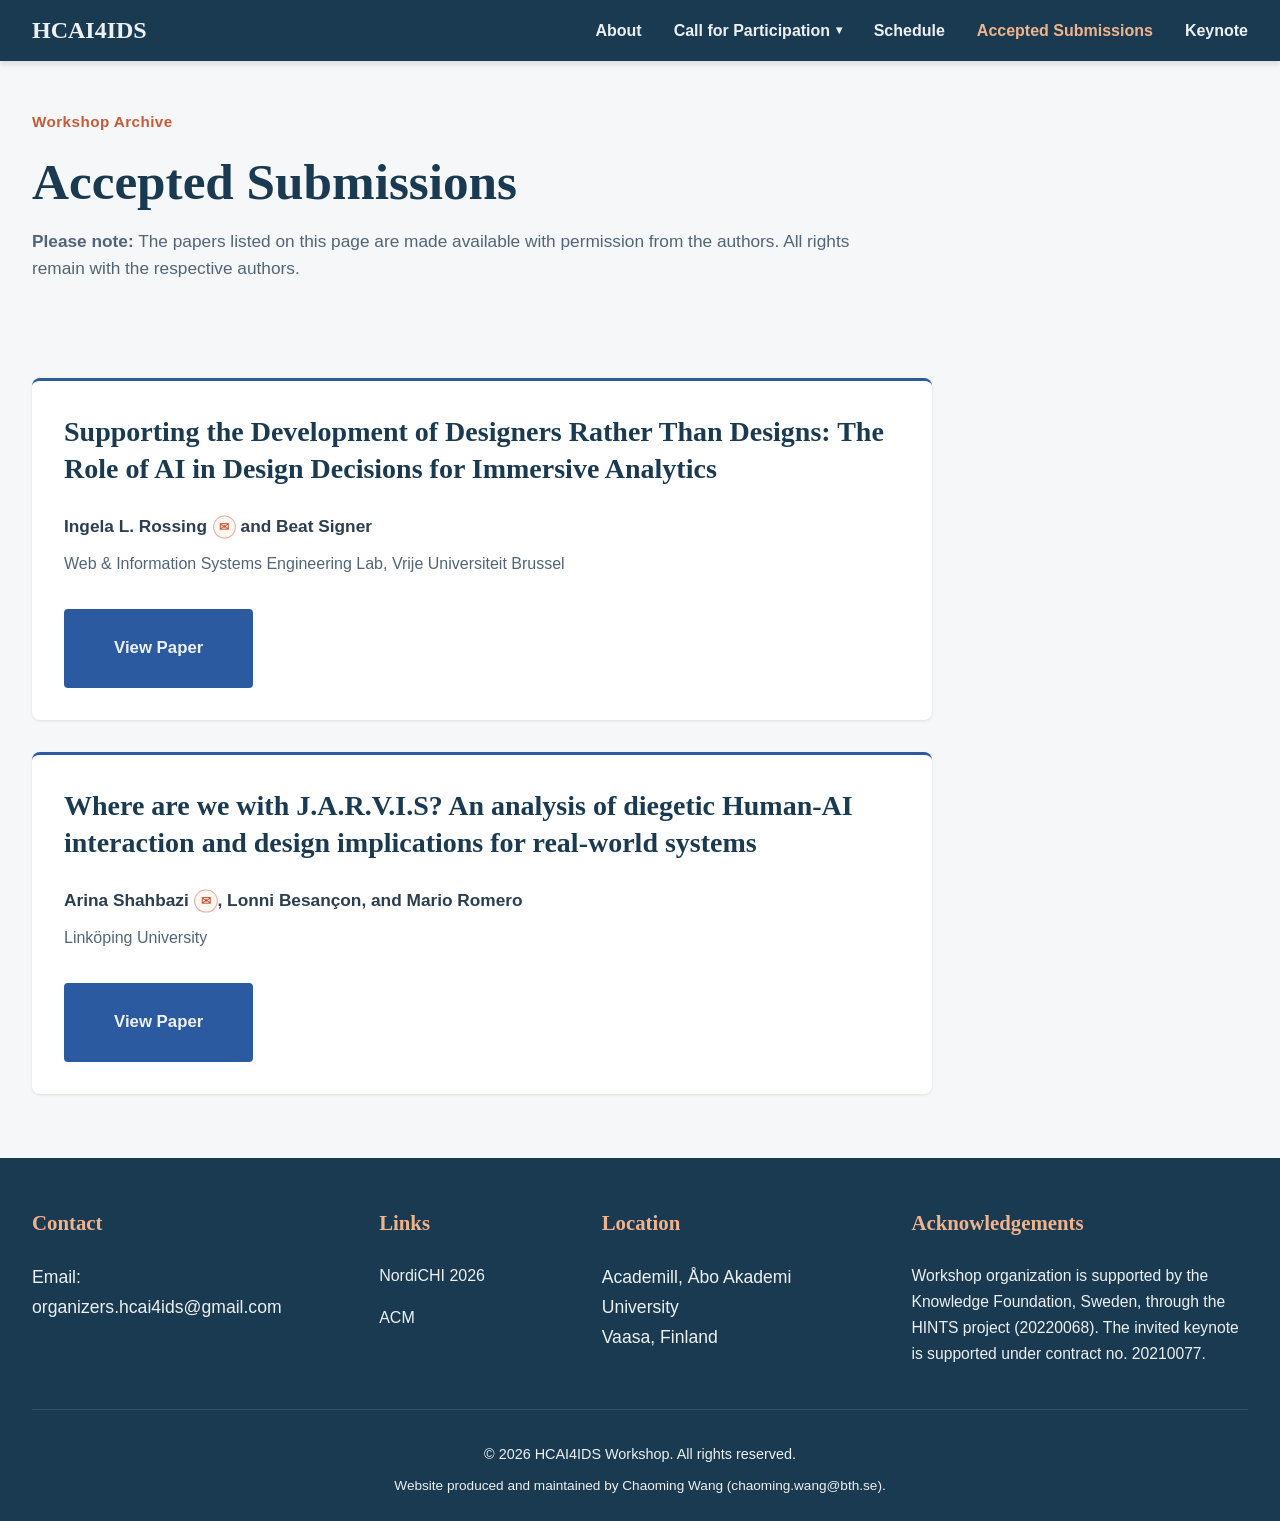
<file: publications.html>
<!DOCTYPE html>
<html lang="en">
<head>
    <meta charset="UTF-8">
    <meta name="viewport" content="width=device-width, initial-scale=1.0">
    <title>Accepted Submissions | HCAI4IDS Workshop</title>
    <meta name="description" content="Accepted submissions for the HCAI4IDS NordiCHI 2026 workshop">
    <link rel="stylesheet" href="styles/main.css?v=20260924-footer-acknowledgements">
</head>
<body>
    <!-- Navigation -->
    <nav class="navbar">
        <div class="container">
            <div class="nav-content">
                <div class="logo">
                    <h1><a href="index.html">HCAI4IDS</a></h1>
                </div>
                <ul class="nav-menu">
                    <li><a href="index.html">About</a></li>
                    <li class="nav-dropdown">
                        <button class="nav-dropdown-label" type="button">Call for Participation <span aria-hidden="true">&#9662;</span></button>
                        <ul class="nav-submenu">
                            <li><a href="call-for-participation.html#submission-deadline">Submission Deadline</a></li>
                            <li><a href="call-for-participation.html#call-for-contributions">Call for Contributions</a></li>
                            <li><a href="call-for-participation.html#submission-guidelines">Submission Guidelines</a></li>
                            <li><a href="call-for-participation.html#camera-ready">Camera-ready Submission</a></li>
                        </ul>
                    </li>
                    <li><a href="schedule.html">Schedule</a></li>
                    <li><a class="active" href="publications.html">Accepted Submissions</a></li>
                    <li><a href="keynote.html">Keynote</a></li>
                </ul>
            </div>
        </div>
    </nav>

    <main>
        <section class="page-header">
            <div class="container">
                <p class="page-eyebrow">Workshop Archive</p>
                <h1>Accepted Submissions</h1>
                <p class="accepted-note"><strong>Please note:</strong> The papers listed on this page are made available with permission from the authors. All rights remain with the respective authors.</p>
            </div>
        </section>

        <section class="accepted-submissions">
            <div class="container">
                <article class="accepted-paper">
                    <h2>Supporting the Development of Designers Rather Than Designs: The Role of AI in Design Decisions for Immersive Analytics</h2>
                    <p class="accepted-paper-authors">Ingela L. Rossing<a class="author-email-link" href="mailto:ingela.rossing@vub.be" aria-label="Email Ingela L. Rossing" title="Email Ingela L. Rossing">&#9993;</a> and Beat Signer</p>
                    <p class="accepted-paper-affiliation">Web &amp; Information Systems Engineering Lab, Vrije Universiteit Brussel</p>
                    <a class="btn btn-primary" href="accepted-submissions/HCAI4IDS_workshop_submission_01.pdf" target="_blank" rel="noopener">View Paper</a>
                </article>

                <article class="accepted-paper">
                    <h2>Where are we with J.A.R.V.I.S? An analysis of diegetic Human-AI interaction and design implications for real-world systems</h2>
                    <p class="accepted-paper-authors">Arina Shahbazi<a class="author-email-link" href="mailto:arina.shahbazi@liu.se" aria-label="Email Arina Shahbazi" title="Email Arina Shahbazi">&#9993;</a>, Lonni Besançon, and Mario Romero</p>
                    <p class="accepted-paper-affiliation">Linköping University</p>
                    <a class="btn btn-primary" href="accepted-submissions/HCAI4IDS_workshop_submission_02.pdf" target="_blank" rel="noopener">View Paper</a>
                </article>
            </div>
        </section>


        
    </main>

    <!-- Footer -->
    <footer class="footer footer--four-column">
        <div class="container">
            <div class="footer-content footer-content--four-columns">
                <div class="footer-section">
                    <h4>Contact</h4>
                    <p>Email: <a href="mailto:organizers.hcai4ids@gmail.com">organizers.hcai4ids@gmail.com</a></p>
                </div>
                <div class="footer-section">
                    <h4>Links</h4>
                    <ul>
                        <li><a href="https://sites.uwasa.fi/nordichi2026/">NordiCHI 2026</a></li>
                        <li><a href="https://www.acm.org">ACM</a></li>
                    </ul>
                </div>
                <div class="footer-section">
                    <h4>Location</h4>
                    <p>Academill, &Aring;bo Akademi University<br>Vaasa, Finland</p>
                </div>
                <div class="footer-section footer-section--acknowledgements">
                    <h4>Acknowledgements</h4>
                    <p>Workshop organization is supported by the Knowledge Foundation, Sweden, through the <a href="https://www.bth.se/forskningsmiljoer/hints-human-centered-intelligent-realities">HINTS project</a> (20220068). The invited keynote is supported under contract no. 20210077.</p>
                </div>
            </div>
            <p class="copyright">&copy; 2026 HCAI4IDS Workshop. All rights reserved.</p>
            <p class="footer-maintainer">Website produced and maintained by Chaoming Wang (<a href="mailto:chaoming.wang@bth.se">chaoming.wang@bth.se</a>).</p>
        </div>
    </footer>
</body>
</html>
</file>
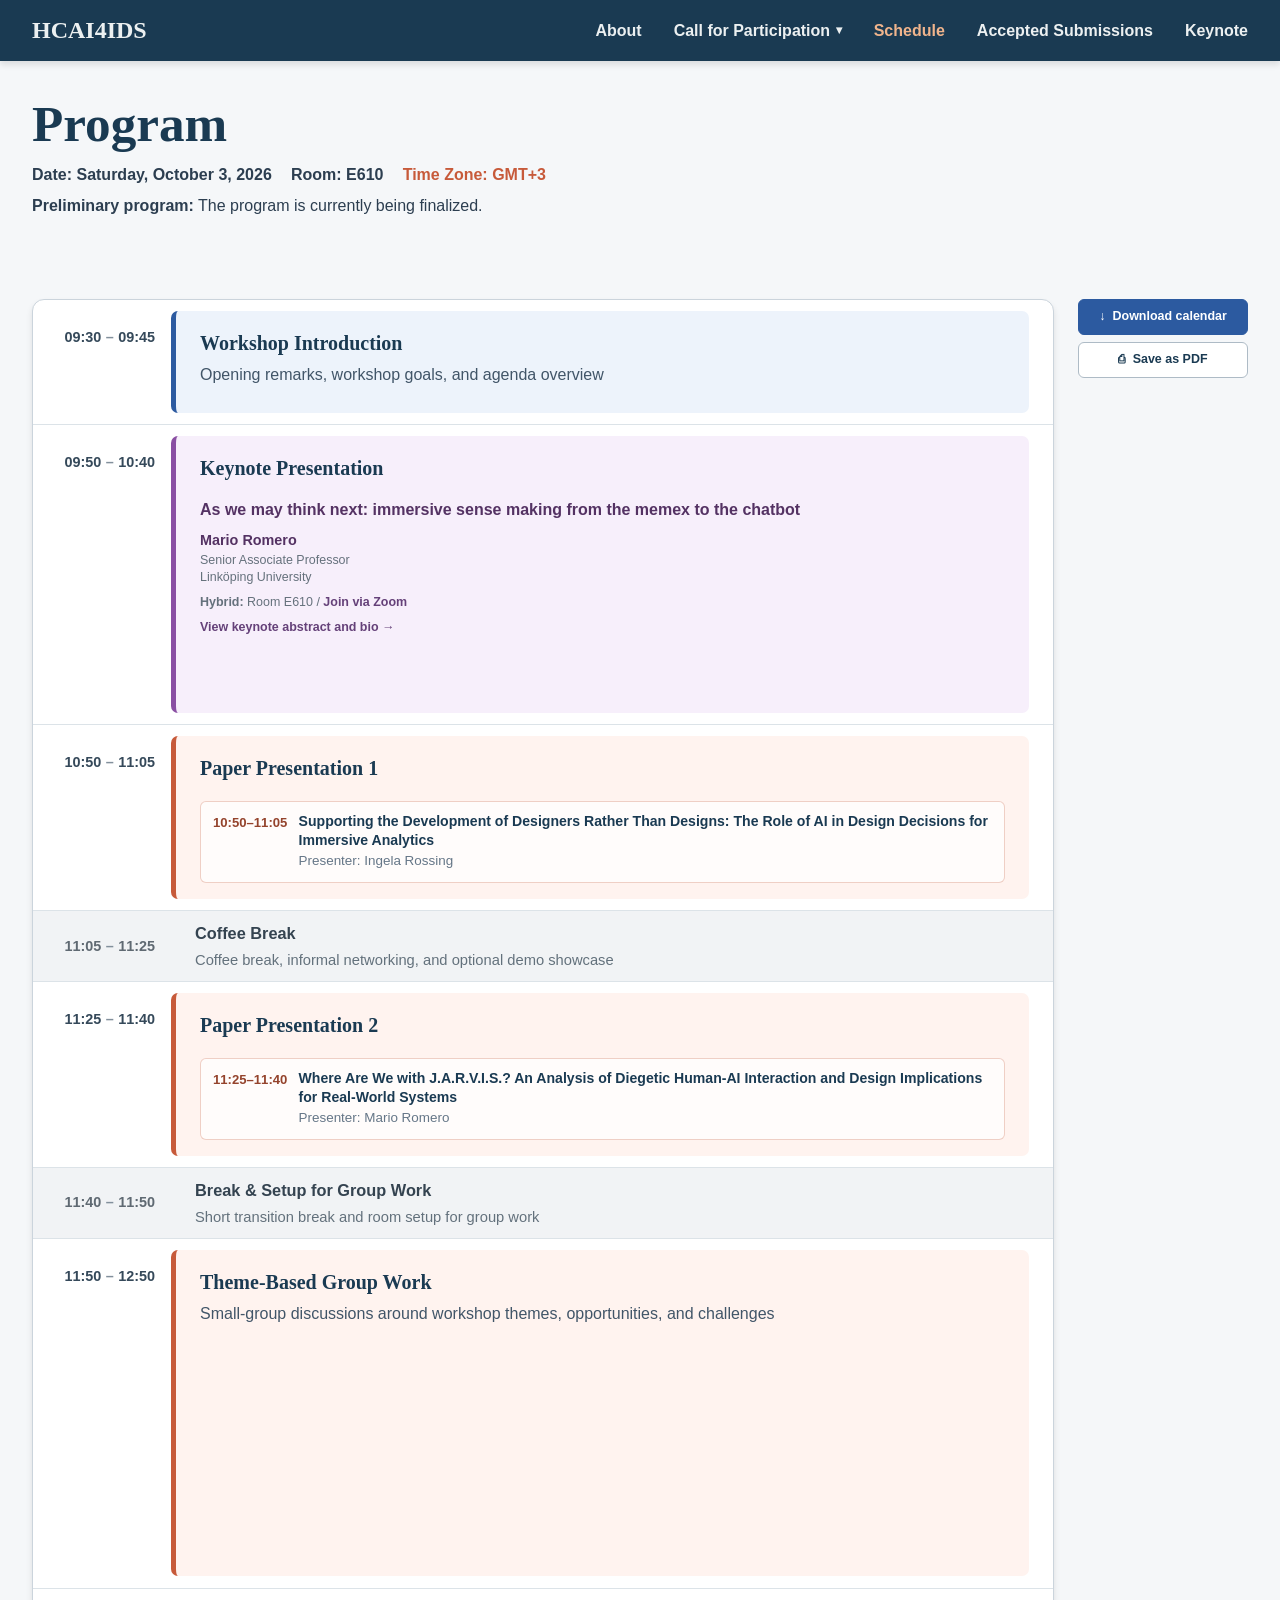
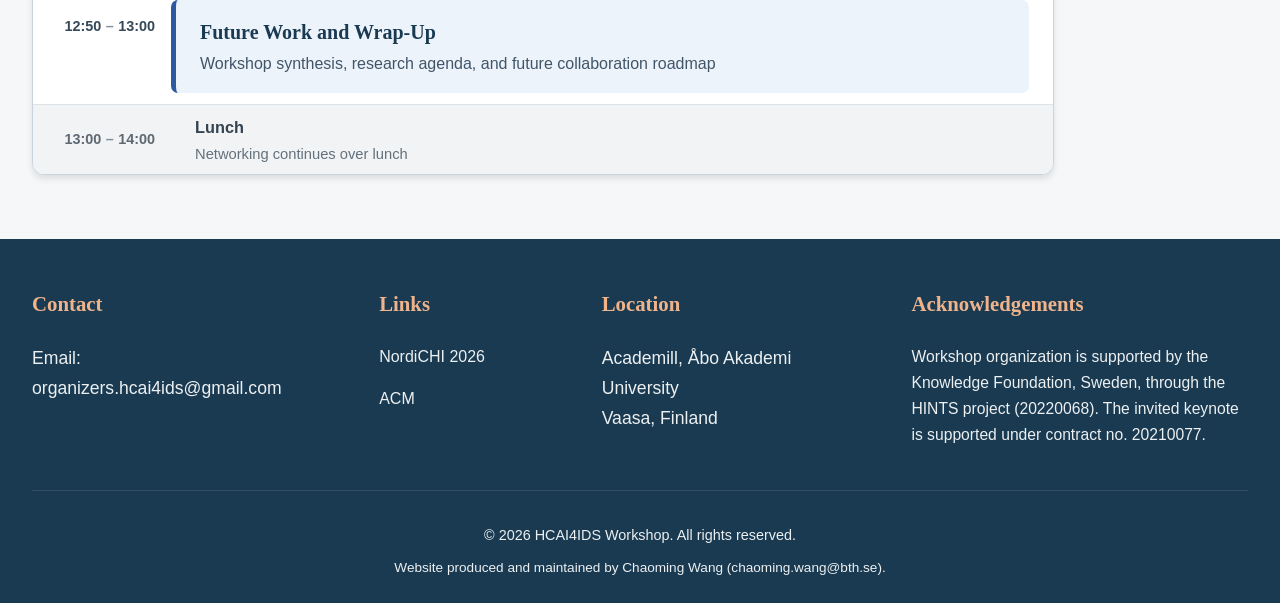
<file: schedule.html>
<!DOCTYPE html>
<html lang="en">
<head>
    <meta charset="UTF-8">
    <meta name="viewport" content="width=device-width, initial-scale=1.0">
    <title>Schedule | HCAI4IDS Workshop</title>
    <meta name="description" content="Schedule for the HCAI4IDS NordiCHI 2026 workshop">
    <link rel="stylesheet" href="styles/main.css?v=20260924-footer-acknowledgements">
    <link rel="stylesheet" href="styles/schedule.css?v=20261001-hybrid-keynote">
</head>
<body class="program-update-page">
    <!-- Navigation -->
    <nav class="navbar">
        <div class="container">
            <div class="nav-content">
                <div class="logo">
                    <h1><a href="index.html">HCAI4IDS</a></h1>
                </div>
                <ul class="nav-menu">
                    <li><a href="index.html">About</a></li>
                    <li class="nav-dropdown">
                        <button class="nav-dropdown-label" type="button">Call for Participation <span aria-hidden="true">&#9662;</span></button>
                        <ul class="nav-submenu">
                            <li><a href="call-for-participation.html#submission-deadline">Submission Deadline</a></li>
                            <li><a href="call-for-participation.html#call-for-contributions">Call for Contributions</a></li>
                            <li><a href="call-for-participation.html#submission-guidelines">Submission Guidelines</a></li>
                            <li><a href="call-for-participation.html#camera-ready">Camera-ready Submission</a></li>
                        </ul>
                    </li>
                    <li><a class="active" href="schedule.html">Schedule</a></li>
                    <li><a href="publications.html">Accepted Submissions</a></li>
                    <li><a href="keynote.html">Keynote</a></li>
                </ul>
            </div>
        </div>
    </nav>

    <main>
        <section class="page-header page-header-compact program-update-header">
            <div class="container">
                <!-- <p class="page-eyebrow">NordiCHI 2026 Workshop</p> -->
                <h1 id="program-heading">Program</h1>
                <div class="preliminary-program" aria-label="Workshop date, location, and program status">
                    <span><strong>Date: Saturday, October 3, 2026</strong></span>
                    <span><strong>Room: E610</strong> </span>
                    <span><strong style="color: var(--accent);">Time Zone: GMT+3</strong></span>
                    <!-- Remove this status note once the program has been finalized. -->
                    <span class="program-status-note"><strong>Preliminary program:</strong> The program is currently being finalized.</span>
                </div>
            </div>
        </section>

        <section class="program-update" aria-labelledby="program-heading">
            <div class="container program-update-container">
                <div class="program-layout">
                    <div class="program-actions" aria-label="Program download and print options">
                        <div class="program-action-buttons">
                            <button class="program-action program-action-primary" id="download-calendar" type="button">
                                <span aria-hidden="true">&#8595;</span>
                                Download calendar
                            </button>
                            <button class="program-action" id="print-program" type="button">
                                <span aria-hidden="true">&#9113;</span>
                                Save as PDF
                            </button>
                        </div>
                    </div>

                    <div class="agenda-calendar" id="program-update-content" aria-live="polite">
                        <p class="agenda-loading">Loading program&hellip;</p>
                    </div>
                </div>
            </div>
        </section>
    </main>

    <!-- Footer -->
    <footer class="footer footer--four-column">
        <div class="container">
            <div class="footer-content footer-content--four-columns">
                <div class="footer-section">
                    <h4>Contact</h4>
                    <p>Email: <a href="mailto:organizers.hcai4ids@gmail.com">organizers.hcai4ids@gmail.com</a></p>
                </div>
                <div class="footer-section">
                    <h4>Links</h4>
                    <ul>
                        <li><a href="https://sites.uwasa.fi/nordichi2026/">NordiCHI 2026</a></li>
                        <li><a href="https://www.acm.org">ACM</a></li>
                    </ul>
                </div>
                <div class="footer-section">
                    <h4>Location</h4>
                    <p>Academill, &Aring;bo Akademi University<br>Vaasa, Finland</p>
                </div>
                <div class="footer-section footer-section--acknowledgements">
                    <h4>Acknowledgements</h4>
                    <p>Workshop organization is supported by the Knowledge Foundation, Sweden, through the <a href="https://www.bth.se/forskningsmiljoer/hints-human-centered-intelligent-realities">HINTS project</a> (20220068). The invited keynote is supported under contract no. 20210077.</p>
                </div>
            </div>
            <p class="copyright">&copy; 2026 HCAI4IDS Workshop. All rights reserved.</p>
            <p class="footer-maintainer">Website produced and maintained by Chaoming Wang (<a href="mailto:chaoming.wang@bth.se">chaoming.wang@bth.se</a>).</p>
        </div>
    </footer>

    <script src="scripts/schedule.js?v=20261001-hybrid-keynote"></script>
</body>
</html>
</file>
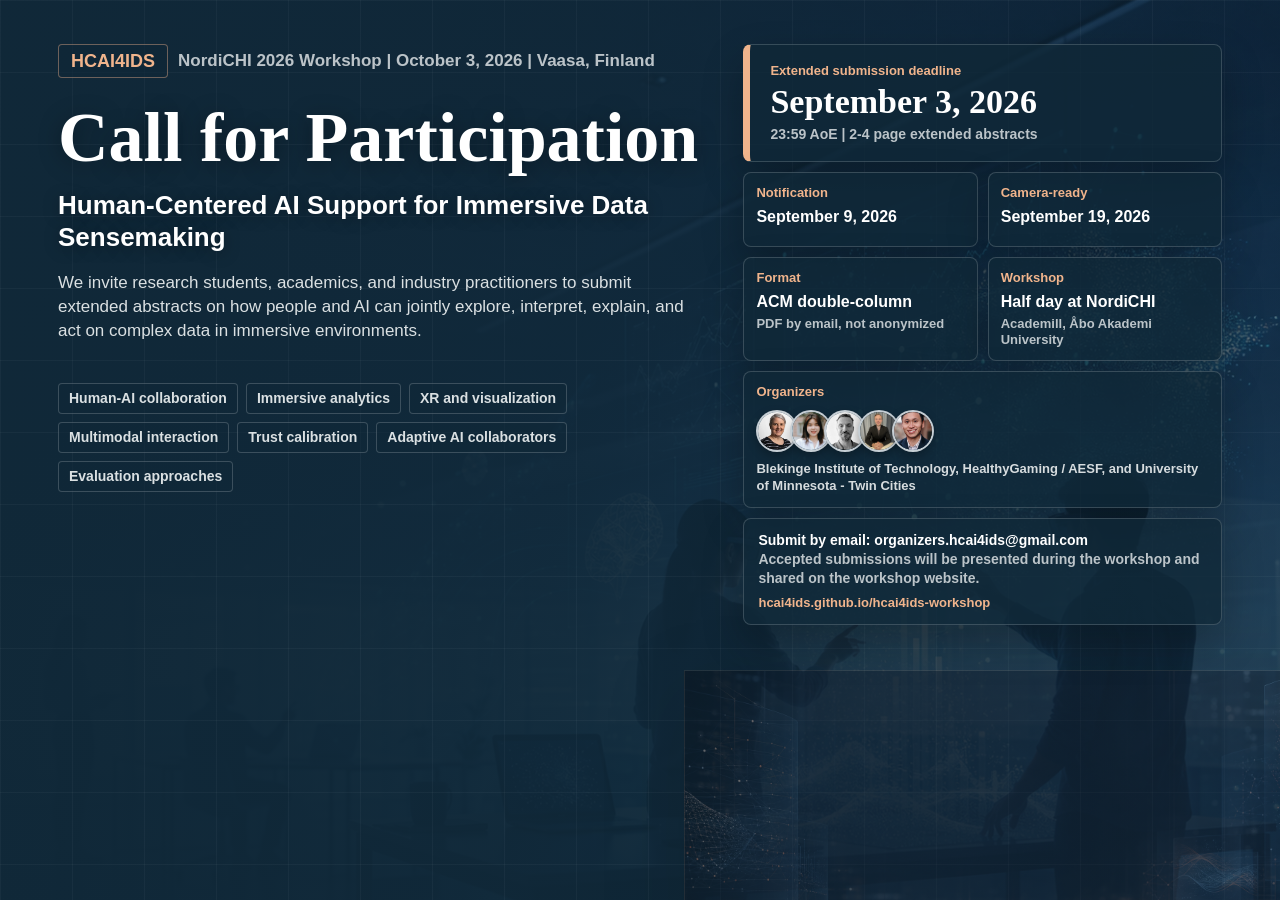
<file: poster-materials/cfp-linkedin-2026/poster.html>
<!DOCTYPE html>
<html lang="en" data-format="landscape">
<head>
    <meta charset="UTF-8">
    <meta name="viewport" content="width=device-width, initial-scale=1.0">
    <title>HCAI4IDS Call for Participation Poster</title>
    <script>
        const posterFormat = new URLSearchParams(window.location.search).get('format');
        document.documentElement.dataset.format = posterFormat === 'square' ? 'square' : 'landscape';
    </script>
    <style>
        :root {
            --primary: #102838;
            --primary-soft: #1a3a52;
            --secondary: #2c5aa0;
            --accent: #c75a3a;
            --accent-light: #f0b48c;
            --text-light: #ecf0f1;
            --text-muted: rgba(236, 240, 241, 0.78);
            --line: rgba(236, 240, 241, 0.18);
            --shadow: rgba(0, 0, 0, 0.34);
            --font-body: "Segoe UI", Tahoma, Geneva, Verdana, sans-serif;
            --font-heading: Georgia, "Times New Roman", serif;
        }

        * {
            box-sizing: border-box;
        }

        html,
        body {
            width: 100%;
            height: 100%;
            margin: 0;
            overflow: hidden;
            background: var(--primary);
        }

        body {
            font-family: var(--font-body);
            color: var(--text-light);
        }

        .poster {
            position: relative;
            width: 100vw;
            height: 100vh;
            overflow: hidden;
            background:
                linear-gradient(90deg, rgba(16, 40, 56, 0.98) 0%, rgba(16, 40, 56, 0.88) 45%, rgba(16, 40, 56, 0.42) 100%),
                linear-gradient(180deg, rgba(16, 40, 56, 0.15) 0%, rgba(16, 40, 56, 0.72) 100%),
                url("../../images/hero-human-ai-xr.png") center right / cover no-repeat;
        }

        .poster::before {
            content: "";
            position: absolute;
            inset: 0;
            background:
                linear-gradient(rgba(236, 240, 241, 0.055) 1px, transparent 1px),
                linear-gradient(90deg, rgba(236, 240, 241, 0.055) 1px, transparent 1px);
            background-size: 72px 72px;
            opacity: 0.72;
        }

        .poster::after {
            content: "";
            position: absolute;
            right: -96px;
            bottom: -84px;
            width: 690px;
            height: 312px;
            background: url("../../images/hero-hcai4ids.png") center / cover no-repeat;
            border: 1px solid rgba(240, 180, 140, 0.24);
            opacity: 0.38;
            box-shadow: 0 26px 70px rgba(0, 0, 0, 0.28);
        }

        .poster-inner {
            position: relative;
            z-index: 2;
            display: grid;
            grid-template-columns: minmax(0, 1.15fr) minmax(330px, 0.85fr);
            gap: 38px;
            width: 100%;
            height: 100%;
            padding: 44px 58px 32px;
        }

        .main-copy {
            display: flex;
            flex-direction: column;
            min-width: 0;
        }

        .brand-row {
            display: flex;
            flex-wrap: wrap;
            gap: 10px;
            align-items: center;
            margin-bottom: 26px;
        }

        .brand-mark {
            display: inline-flex;
            align-items: center;
            min-height: 34px;
            padding: 6px 12px;
            border: 1px solid rgba(240, 180, 140, 0.42);
            border-radius: 4px;
            background: rgba(16, 40, 56, 0.62);
            color: var(--accent-light);
            font-size: 18px;
            font-weight: 800;
            line-height: 1;
        }

        .event-kicker {
            color: var(--text-muted);
            font-size: 17px;
            font-weight: 700;
            line-height: 1.2;
        }

        h1 {
            max-width: 720px;
            margin: 0 0 16px;
            color: #ffffff;
            font-family: var(--font-heading);
            font-size: 70px;
            line-height: 0.98;
            text-shadow: 0 3px 22px var(--shadow);
        }

        .subtitle {
            max-width: 760px;
            margin: 0 0 18px;
            color: #ffffff;
            font-size: 26px;
            font-weight: 750;
            line-height: 1.24;
            text-shadow: 0 2px 16px rgba(0, 0, 0, 0.35);
        }

        .summary {
            max-width: 710px;
            margin: 0 0 22px;
            color: rgba(236, 240, 241, 0.92);
            font-size: 17px;
            font-weight: 520;
            line-height: 1.42;
        }

        .topic-strip {
            display: flex;
            flex-wrap: wrap;
            gap: 8px;
            max-width: 760px;
            margin-top: 18px;
        }

        .topic-strip span {
            display: inline-flex;
            align-items: center;
            min-height: 30px;
            padding: 6px 10px;
            border: 1px solid rgba(236, 240, 241, 0.2);
            border-radius: 4px;
            background: rgba(16, 40, 56, 0.58);
            color: rgba(236, 240, 241, 0.92);
            font-size: 14px;
            font-weight: 750;
            line-height: 1.2;
        }

        .details {
            display: flex;
            flex-direction: column;
            gap: 10px;
            min-width: 0;
        }

        .deadline-card,
        .detail-card,
        .organizer-card,
        .footer-card {
            border: 1px solid var(--line);
            border-radius: 8px;
            background: rgba(16, 40, 56, 0.78);
            box-shadow: 0 18px 42px rgba(0, 0, 0, 0.24);
        }

        .deadline-card {
            padding: 18px 20px 17px;
            border-left: 7px solid var(--accent-light);
        }

        .label {
            display: block;
            margin-bottom: 6px;
            color: var(--accent-light);
            font-size: 13px;
            font-weight: 850;
            line-height: 1.2;
        }

        .deadline-card strong {
            display: block;
            margin-bottom: 6px;
            color: #ffffff;
            font-family: var(--font-heading);
            font-size: 34px;
            line-height: 1.02;
        }

        .deadline-card p,
        .footer-card p {
            margin: 0;
            color: var(--text-muted);
            font-size: 14px;
            font-weight: 700;
            line-height: 1.35;
        }

        .dates-grid {
            display: grid;
            grid-template-columns: repeat(2, minmax(0, 1fr));
            gap: 10px;
        }

        .detail-card {
            min-height: 75px;
            padding: 12px;
        }

        .detail-card strong {
            display: block;
            color: #ffffff;
            font-size: 16px;
            line-height: 1.26;
        }

        .detail-card span:last-child {
            display: block;
            margin-top: 4px;
            color: var(--text-muted);
            font-size: 13px;
            font-weight: 650;
            line-height: 1.25;
        }

        .organizer-card {
            padding: 12px;
        }

        .organizer-card .label {
            margin-bottom: 10px;
        }

        .people {
            display: flex;
            align-items: center;
        }

        .person {
            width: 42px;
            height: 42px;
            margin-right: -8px;
            overflow: hidden;
            border: 2px solid rgba(236, 240, 241, 0.82);
            border-radius: 50%;
            background: var(--primary-soft);
            box-shadow: 0 4px 10px rgba(0, 0, 0, 0.26);
        }

        .person img {
            width: 100%;
            height: 100%;
            object-fit: cover;
        }

        .organizer-names {
            margin: 8px 0 0;
            color: rgba(236, 240, 241, 0.9);
            font-size: 13px;
            font-weight: 700;
            line-height: 1.34;
        }

        .footer-card {
            display: grid;
            gap: 8px;
            padding: 12px 14px;
        }

        .footer-card strong {
            color: #ffffff;
            font-size: 14px;
            line-height: 1.35;
        }

        .url {
            color: var(--accent-light);
            font-size: 13px;
            font-weight: 850;
            line-height: 1.25;
        }

        html[data-format="square"] .poster {
            background:
                linear-gradient(180deg, rgba(16, 40, 56, 0.99) 0%, rgba(16, 40, 56, 0.88) 53%, rgba(16, 40, 56, 0.56) 100%),
                url("../../images/hero-human-ai-xr.png") center right / cover no-repeat;
        }

        html[data-format="square"] .poster::after {
            right: -130px;
            bottom: -42px;
            width: 600px;
            height: 272px;
            opacity: 0.28;
        }

        html[data-format="square"] .poster-inner {
            display: flex;
            flex-direction: column;
            gap: 16px;
            padding: 54px 58px 46px;
        }

        html[data-format="square"] .main-copy {
            min-height: 0;
        }

        html[data-format="square"] .brand-row {
            margin-bottom: 24px;
        }

        html[data-format="square"] h1 {
            max-width: 820px;
            margin-bottom: 16px;
            font-size: 76px;
            line-height: 0.98;
        }

        html[data-format="square"] .subtitle {
            max-width: 860px;
            margin-bottom: 14px;
            font-size: 29px;
            line-height: 1.24;
        }

        html[data-format="square"] .summary {
            max-width: 880px;
            margin-bottom: 0;
            font-size: 19px;
            line-height: 1.38;
        }

        html[data-format="square"] .topic-strip {
            margin-top: 16px;
            max-width: 920px;
        }

        html[data-format="square"] .topic-strip span {
            min-height: 34px;
            padding: 7px 11px;
            font-size: 15px;
        }

        html[data-format="square"] .details {
            display: grid;
            grid-template-columns: 1fr 1fr;
            gap: 14px;
            align-items: stretch;
        }

        html[data-format="square"] .deadline-card {
            grid-row: span 2;
            padding: 22px;
        }

        html[data-format="square"] .deadline-card strong {
            font-size: 44px;
            line-height: 1.04;
        }

        html[data-format="square"] .dates-grid {
            grid-template-columns: repeat(2, minmax(0, 1fr));
        }

        html[data-format="square"] .organizer-card {
            grid-column: 1 / -1;
            display: grid;
            grid-template-columns: auto 1fr;
            gap: 14px;
            align-items: center;
        }

        html[data-format="square"] .organizer-card .label,
        html[data-format="square"] .organizer-names {
            margin: 0;
        }

        html[data-format="square"] .footer-card {
            grid-column: 1 / -1;
            grid-template-columns: 1fr auto;
            align-items: end;
        }
    </style>
</head>
<body>
    <main class="poster" aria-label="HCAI4IDS Call for Participation poster">
        <section class="poster-inner">
            <div class="main-copy">
                <div class="brand-row">
                    <span class="brand-mark">HCAI4IDS</span>
                    <span class="event-kicker">NordiCHI 2026 Workshop | October 3, 2026 | Vaasa, Finland</span>
                </div>

                <h1>Call for Participation</h1>
                <p class="subtitle">Human-Centered AI Support for Immersive Data Sensemaking</p>
                <p class="summary">We invite research students, academics, and industry practitioners to submit extended abstracts on how people and AI can jointly explore, interpret, explain, and act on complex data in immersive environments.</p>

                <div class="topic-strip" aria-label="Relevant topics">
                    <span>Human-AI collaboration</span>
                    <span>Immersive analytics</span>
                    <span>XR and visualization</span>
                    <span>Multimodal interaction</span>
                    <span>Trust calibration</span>
                    <span>Adaptive AI collaborators</span>
                    <span>Evaluation approaches</span>
                </div>
            </div>

            <aside class="details" aria-label="Submission details">
                <div class="deadline-card">
                    <span class="label">Extended submission deadline</span>
                    <strong>September 3, 2026</strong>
                    <p>23:59 AoE | 2-4 page extended abstracts</p>
                </div>

                <div class="dates-grid" aria-label="Important dates">
                    <div class="detail-card">
                        <span class="label">Notification</span>
                        <strong>September 9, 2026</strong>
                    </div>
                    <div class="detail-card">
                        <span class="label">Camera-ready</span>
                        <strong>September 19, 2026</strong>
                    </div>
                    <div class="detail-card">
                        <span class="label">Format</span>
                        <strong>ACM double-column</strong>
                        <span>PDF by email, not anonymized</span>
                    </div>
                    <div class="detail-card">
                        <span class="label">Workshop</span>
                        <strong>Half day at NordiCHI</strong>
                        <span>Academill, &Aring;bo Akademi University</span>
                    </div>
                </div>

                <div class="organizer-card">
                    <div>
                        <span class="label">Organizers</span>
                        <div class="people" aria-hidden="true">
                            <span class="person"><img src="../../data/organizers/veronica-sundstedt/Veronica Sundstedt.webp" alt=""></span>
                            <span class="person"><img src="../../data/organizers/chaoming-wang/cmw_profile_photo_small.png" alt=""></span>
                            <span class="person"><img src="../../data/organizers/ilir-jusufi/Ilir Jusufi.webp" alt=""></span>
                            <span class="person"><img src="../../data/organizers/christoffer-johansson/Christoffer.jfif" alt=""></span>
                            <span class="person"><img src="../../data/organizers/ka-i-ip/KAIP.png" alt=""></span>
                        </div>
                    </div>
                    <p class="organizer-names">Blekinge Institute of Technology, HealthyGaming / AESF, and University of Minnesota - Twin Cities</p>
                </div>

                <div class="footer-card">
                    <div>
                        <strong>Submit by email: organizers.hcai4ids@gmail.com</strong>
                        <p>Accepted submissions will be presented during the workshop and shared on the workshop website.</p>
                    </div>
                    <div class="url">hcai4ids.github.io/hcai4ids-workshop</div>
                </div>
            </aside>
        </section>
    </main>
</body>
</html>
</file>
<file: styles/main.css>
/* ===========================
   HCAI4IDS Workshop Website
   Main Stylesheet
   =========================== */

:root {
    /* Colors - Professional & Elegant Palette */
    --primary: #1a3a52;        /* Deep academic blue */
    --primary-dark: #102838;   /* Darker blue */
    --secondary: #2c5aa0;      /* Link and emphasis blue */
    --accent: #c75a3a;         /* Restrained warm accent */
    --accent-light: #f0b48c;   /* Soft accent for dark backgrounds */
    --accent-bright: #c75a3a;  /* Keep consistent */
    --success: #27ae60;        /* Teal green */
    --success-light: #58d68d;  /* Light green */
    --text-dark: #2c3e50;      /* Slate text */
    --text-light: #ecf0f1;     /* Off-white */
    --bg-light: #f5f7f9;       /* Soft gray-blue */
    --bg-light-2: #ecf0f1;     /* Light neutral */
    --bg-white: #ffffff;       /* White */
    --border: #bdc3c7;         /* Neutral gray */
    --warning: #d4534f;        /* Warm rust warning */

    /* Typography */
    --font-primary: 'Segoe UI', Tahoma, Geneva, Verdana, sans-serif;
    --font-heading: 'Georgia', 'Times New Roman', serif;
    --font-mono: 'Courier New', monospace;

    /* Spacing */
    --spacing-xs: 0.5rem;
    --spacing-sm: 1rem;
    --spacing-md: 1.5rem;
    --spacing-lg: 2rem;
    --spacing-xl: 3rem;
    --spacing-2xl: 4rem;

    /* Shadows */
    --shadow-sm: 0 1px 3px rgba(0, 0, 0, 0.1);
    --shadow-md: 0 4px 6px rgba(0, 0, 0, 0.1);
    --shadow-lg: 0 10px 20px rgba(0, 0, 0, 0.1);
}

* {
    margin: 0;
    padding: 0;
    box-sizing: border-box;
}

body {
    font-family: var(--font-primary);
    color: var(--text-dark);
    background-color: var(--bg-white);
    line-height: 1.6;
}

/* Container */
.container {
    max-width: 1400px;
    margin: 0 auto;
    padding: 0 var(--spacing-lg);
}

/* Typography */
h1, h2, h3, h4, h5, h6 {
    font-family: var(--font-heading);
    font-weight: 700;
    margin-bottom: var(--spacing-md);
    color: var(--primary);
}

h1 {
    font-size: 3.2rem;
    line-height: 1.2;
}

h2 {
    font-size: 2.4rem;
    line-height: 1.3;
    margin-bottom: var(--spacing-lg);
    border-bottom: 4px solid var(--accent);
    padding-bottom: var(--spacing-md);
}

h3 {
    font-size: 1.8rem;
    margin-bottom: var(--spacing-md);
}

h4 {
    font-size: 1.3rem;
    margin-bottom: var(--spacing-sm);
}

p {
    margin-bottom: var(--spacing-md);
    color: var(--text-dark);
    font-size: 1.1rem;
    line-height: 1.7;
}

a {
    color: var(--secondary);
    text-decoration: none;
    transition: color 0.3s ease;
}

a:hover {
    color: var(--accent);
    text-decoration: underline;
}

/* ===========================
   Navigation
   =========================== */

.navbar {
    background-color: var(--primary);
    padding: var(--spacing-sm) 0;
    position: sticky;
    top: 0;
    z-index: 100;
    box-shadow: var(--shadow-md);
}

.nav-content {
    display: flex;
    justify-content: space-between;
    align-items: center;
}

.logo h1 {
    font-size: 1.5rem;
    color: var(--text-light);
    margin: 0;
    border: none;
    padding: 0;
}

.logo h1 a {
    color: var(--text-light);
}

.logo h1 a:hover {
    color: var(--text-light);
    text-decoration: none;
}

.nav-menu {
    display: flex;
    list-style: none;
    gap: var(--spacing-lg);
    align-items: center;
}

.nav-menu a {
    color: var(--text-light);
    font-weight: 600;
    transition: color 0.3s ease;
}

.nav-menu a:hover {
    color: var(--accent);
    text-decoration: none;
}

.nav-menu a.active {
    color: var(--accent-light);
}

.nav-dropdown {
    position: relative;
}

.nav-dropdown-label {
    display: flex;
    align-items: center;
    gap: 0.35rem;
    padding: 0;
    border: 0;
    background: transparent;
    color: var(--text-light);
    font: inherit;
    font-weight: 600;
    cursor: pointer;
}

.nav-dropdown-label:hover,
.nav-dropdown-label:focus-visible {
    color: var(--accent);
    outline: none;
}

.nav-dropdown-label.active {
    color: var(--accent-light);
}

.nav-dropdown-label span {
    font-size: 0.75rem;
    transition: transform 0.2s ease;
}

.nav-submenu {
    position: absolute;
    top: calc(100% + var(--spacing-sm));
    left: 0;
    z-index: 120;
    display: none;
    min-width: 255px;
    padding: var(--spacing-xs) 0;
    list-style: none;
    background-color: #173247;
    border-radius: 4px;
    box-shadow: var(--shadow-lg);
}

.nav-submenu::before {
    content: "";
    position: absolute;
    top: calc(-1 * var(--spacing-sm));
    left: 0;
    width: 100%;
    height: var(--spacing-sm);
}

.nav-submenu li {
    margin: 0;
}

.nav-submenu a {
    display: block;
    padding: 0.8rem var(--spacing-md);
    color: var(--text-light);
    font-weight: 500;
    white-space: nowrap;
}

.nav-submenu a:hover,
.nav-submenu a:focus-visible {
    color: var(--text-light);
    background-color: rgba(255, 255, 255, 0.1);
    text-decoration: none;
}

.nav-dropdown:hover .nav-submenu,
.nav-dropdown:focus-within .nav-submenu {
    display: block;
}

.nav-dropdown:hover .nav-dropdown-label span,
.nav-dropdown:focus-within .nav-dropdown-label span {
    transform: rotate(180deg);
}

/* ===========================
   Hero Section
   =========================== */

.hero {
    background:
        linear-gradient(90deg, rgba(16, 40, 56, 0.86) 0%, rgba(16, 40, 56, 0.48) 52%, rgba(16, 40, 56, 0.26) 100%),
        linear-gradient(180deg, rgba(16, 40, 56, 0.08) 0%, rgba(16, 40, 56, 0.58) 100%),
        url("../images/hero-human-ai-xr.png") center right / cover no-repeat,
        var(--primary-dark);
    color: var(--text-light);
    padding: calc(var(--spacing-2xl) * 1.35) 0;
    text-align: center;
    min-height: 440px;
    display: flex;
    align-items: center;
}

.hero-content {
    max-width: 980px;
    margin: 0 auto;
    padding: var(--spacing-xl);
    background: rgba(16, 40, 56, 0.50);
    border-radius: 8px;
    box-shadow: 0 24px 60px rgba(0, 0, 0, 0.28);
}

.hero-content h1 {
    color: var(--text-light);
    margin-bottom: var(--spacing-md);
    font-size: 2.8rem;
    text-shadow: 0 3px 18px rgba(0, 0, 0, 0.45);
}

.tagline {
    font-size: 1.3rem;
    margin-bottom: var(--spacing-lg);
    color: var(--accent-light);
    text-shadow: 0 2px 12px rgba(0, 0, 0, 0.45);
}

.event-details {
    font-size: 1.1rem;
    font-weight: 600;
    color: var(--text-light);
    text-shadow: 0 2px 12px rgba(0, 0, 0, 0.45);
}

.event-details a {
    color: var(--accent-light);
    text-decoration: underline;
}

/* ===========================
   Sections
   =========================== */

section {
    padding: var(--spacing-2xl) 0;
}

section:nth-child(even) {
    background-color: var(--bg-light);
}

.page-header {
    background-color: var(--bg-light);
    padding: var(--spacing-xl) 0;
}

.page-header h1 {
    margin-bottom: var(--spacing-sm);
}

.page-header p {
    max-width: 860px;
}

.page-eyebrow {
    color: var(--accent);
    font-size: 0.95rem;
    font-weight: 700;
    letter-spacing: 0.03em;
    margin-bottom: var(--spacing-sm);
}

.page-header + section {
    padding-top: var(--spacing-xl);
}

.page-header-compact {
    padding: var(--spacing-lg) 0;
}

.page-header-compact + .schedule {
    padding-top: var(--spacing-lg);
}

.page-header-compact h1 {
    margin-bottom: var(--spacing-xs);
}

.preliminary-program {
    margin: 0;
    color: var(--text-dark);
    font-size: 1rem;
}

/* About Section */
.about-content {
    max-width: 1080px;
}

.overview-grid {
    display: grid;
    grid-template-columns: minmax(0, 1fr) 444px;
    align-items: start;
    gap: 2.5rem;
    width: calc(100% + 2rem);
    margin-bottom: var(--spacing-lg);
}

.overview-copy h2 {
    width: 100%;
}

.home-keynote-spotlight {
    width: 100%;
    padding-top: calc(4.87rem + 0.35rem);
    transform: translateX(clamp(0rem, calc((100vw - 1440px) * 0.06), 2rem));
}

.home-keynote-section-label {
    margin: 0 0 0.15rem;
    color: var(--accent);
    font-family: var(--font-heading);
    font-size: 1.15rem;
    font-weight: 700;
    line-height: 1.3;
    text-transform: uppercase;
}

.home-keynote-card {
    display: grid;
    grid-template-columns: 156px minmax(0, 1fr);
    min-height: 228px;
    overflow: hidden;
    border: 1px solid #d6dce2;
    border-left: 4px solid #7d4793;
    border-radius: 8px;
    background: var(--bg-white);
    box-shadow: var(--shadow-sm);
}

.home-keynote-portrait {
    display: flex;
    flex-direction: column;
    min-width: 0;
    background: #ead39b;
}

.home-keynote-portrait img {
    display: block;
    width: 100%;
    aspect-ratio: 1 / 1;
    object-fit: cover;
}

.home-keynote-portrait p {
    flex: 1;
    margin: 0;
    padding: 0.55rem 0.6rem;
    color: #65563c;
    font-size: 0.61rem;
    line-height: 1.35;
}

.home-keynote-portrait a {
    color: #5d3b19;
    font-weight: 700;
}

.home-keynote-copy {
    display: flex;
    flex-direction: column;
    min-width: 0;
    padding: 0.85rem 0.95rem;
}

.home-keynote-label {
    margin: 0 0 0.22rem;
    color: #7d4793;
    font-size: 0.68rem;
    font-weight: 800;
    letter-spacing: 0.09em;
    line-height: 1.3;
    text-transform: uppercase;
}

.home-keynote-copy h3 {
    margin: 0 0 0.12rem;
    color: var(--primary);
    font-size: 1.2rem;
    line-height: 1.2;
}

.home-keynote-role {
    margin: 0 0 0.55rem;
    color: #5b6e7d;
    font-size: 0.72rem;
    line-height: 1.35;
}

.home-keynote-title {
    position: relative;
    margin: 0 0 0.55rem;
    padding-left: 1.05rem;
    color: #394e5d;
    font-family: var(--font-heading);
    font-size: 0.86rem;
    font-weight: 700;
    line-height: 1.32;
}

.home-keynote-title::before {
    position: absolute;
    top: -0.12rem;
    left: 0;
    color: #7d4793;
    content: "\201C";
    font-family: Georgia, "Times New Roman", serif;
    font-size: 1.55rem;
    font-weight: 700;
    line-height: 1;
}

.home-keynote-session {
    margin: 0 0 0.55rem;
    color: #5b6e7d;
    font-size: 0.7rem;
    line-height: 1.45;
}

.home-keynote-session a {
    color: #654179;
    font-weight: 750;
}

.home-keynote-session .home-keynote-slides-link {
    color: var(--accent);
    text-decoration: underline;
}

.home-keynote-copy > a {
    margin-top: auto;
    color: var(--secondary);
    font-size: 0.78rem;
    font-weight: 750;
}

.about-lede {
    max-width: 1040px;
    font-size: 1.16rem;
}

.proposal-inline-link {
    color: var(--accent);
    font-weight: 700;
}

.proposal-inline-link:hover {
    color: var(--secondary);
}

.about-grid {
    display: grid;
    grid-template-columns: repeat(2, minmax(0, 1fr));
    gap: var(--spacing-lg);
    margin: var(--spacing-lg) 0 var(--spacing-xl);
}

.about-panel {
    background-color: var(--bg-white);
    border-left: 4px solid var(--secondary);
    border-radius: 8px;
    box-shadow: var(--shadow-sm);
    padding: var(--spacing-lg);
}

.about-panel h3 {
    color: var(--secondary);
    font-size: 1.5rem;
}

.about-panel p:last-child {
    margin-bottom: 0;
}

.question-list {
    margin: var(--spacing-lg) 0 var(--spacing-xl);
    padding-left: var(--spacing-lg);
}

.question-list li {
    margin-bottom: var(--spacing-sm);
    padding-left: var(--spacing-xs);
    font-size: 1.05rem;
}

.section-subtitle {
    margin-top: var(--spacing-2xl);
    padding-top: var(--spacing-md);
    border-top: 1px solid var(--border);
}

.program-committee {
    max-width: 1080px;
}

.program-committee p {
    margin-bottom: 0;
}

.program-committee-list {
    margin: var(--spacing-md) 0 0;
    padding-left: 1.25rem;
}

.program-committee-list:empty {
    display: none;
}

.program-committee-list li {
    margin-bottom: var(--spacing-xs);
    font-size: 1.05rem;
    line-height: 1.55;
}

.workshop-parts {
    list-style: none;
    margin: var(--spacing-lg) 0 var(--spacing-xl);
}

.workshop-parts li {
    padding: 0.85rem var(--spacing-md);
    margin-bottom: 0.75rem;
    background-color: var(--bg-light);
    border-left: 4px solid var(--accent);
    border-radius: 4px;
}

.focus-list {
    margin: var(--spacing-lg) 0 var(--spacing-xl);
    padding-left: 1.25rem;
}

.focus-list li {
    margin-bottom: 0.85rem;
    font-size: 1.05rem;
    line-height: 1.65;
}

.outcomes-note {
    margin-top: var(--spacing-xl);
    padding: var(--spacing-md) var(--spacing-lg);
    background-color: var(--bg-light);
    border-left: 4px solid var(--secondary);
    border-radius: 4px;
    font-size: 1.02rem;
}

/* Tables */
table {
    width: 100%;
    border-collapse: collapse;
    margin: var(--spacing-lg) 0;
    box-shadow: var(--shadow-sm);
    background-color: var(--bg-white);
}

thead {
    background-color: var(--primary);
    color: var(--text-light);
}

th {
    padding: var(--spacing-md);
    text-align: left;
    font-weight: 700;
}

td {
    padding: var(--spacing-md);
    border-bottom: 1px solid var(--border);
}

tbody tr:hover {
    background-color: var(--bg-light);
}

/* Dates and Schedule Sections */
.schedule-timeline {
    display: grid;
    gap: var(--spacing-md);
    margin-top: 0;
}

.schedule-block {
    display: grid;
    grid-template-columns: 170px 1fr;
    gap: var(--spacing-lg);
    align-items: stretch;
    background-color: var(--bg-white);
    border-radius: 8px;
    box-shadow: var(--shadow-sm);
    border: 1px solid rgba(189, 195, 199, 0.6);
    border-left: 8px solid var(--secondary);
    overflow: hidden;
}

.schedule-time {
    display: flex;
    align-items: center;
    justify-content: center;
    padding: var(--spacing-md);
    color: var(--primary-dark);
    background-color: rgba(44, 90, 160, 0.08);
    font-weight: 800;
    font-size: 1.05rem;
}

.schedule-details {
    padding: var(--spacing-md) var(--spacing-lg);
}

.schedule-details h3 {
    margin-bottom: var(--spacing-xs);
    font-size: 1.35rem;
    color: var(--primary);
}

.schedule-details p {
    margin-bottom: 0;
    font-size: 1rem;
}

.schedule-organizer {
    border-left-color: var(--secondary);
}

.schedule-organizer .schedule-time {
    background-color: rgba(44, 90, 160, 0.12);
}

.schedule-presentation {
    border-left-color: var(--accent);
}

.schedule-presentation .schedule-time {
    background-color: rgba(199, 90, 58, 0.12);
}

.schedule-break {
    border-left-color: #8aa6a3;
}

.schedule-break .schedule-time {
    background-color: rgba(138, 166, 163, 0.16);
}

.schedule-group-work {
    border-left-color: var(--accent);
}

.schedule-group-work .schedule-time {
    background-color: rgba(199, 90, 58, 0.12);
}

.schedule-outcomes {
    border-left-color: var(--accent);
}

.schedule-outcomes .schedule-time {
    background-color: rgba(199, 90, 58, 0.12);
}

.note,
.workshop-note {
    font-size: 0.9rem;
    color: var(--text-dark);
    font-style: italic;
    margin-top: var(--spacing-md);
}

/* Topics Section */
.intro-text {
    font-size: 1.1rem;
    margin-bottom: var(--spacing-xl);
    color: var(--text-dark);
}

.topics-grid {
    display: grid;
    grid-template-columns: repeat(auto-fit, minmax(280px, 1fr));
    gap: var(--spacing-lg);
    margin-top: var(--spacing-lg);
}

.topic-card {
    background-color: var(--bg-white);
    border-radius: 8px;
    padding: var(--spacing-lg);
    box-shadow: var(--shadow-md);
    border-top: 4px solid var(--accent);
    transition: transform 0.3s ease, box-shadow 0.3s ease;
}

.topic-card:hover {
    transform: translateY(-5px);
    box-shadow: var(--shadow-lg);
}

.topic-card h4 {
    color: var(--secondary);
    font-size: 1.2rem;
    margin-bottom: var(--spacing-md);
}

.topic-card p {
    font-size: 0.95rem;
    line-height: 1.6;
}

/* Call for Participation Section */
.submission-content {
    max-width: 1040px;
}

.submission-section {
    scroll-margin-top: 90px;
    padding: 2.25rem 0;
    background: none !important;
    border-bottom: 1px solid var(--border);
}

.submission-section:first-child {
    padding-top: 0;
}

.submission-section:last-child {
    padding-bottom: 0;
    border-bottom: 0;
}

.submission-section h2 {
    margin-bottom: var(--spacing-md);
    border-bottom-width: 2px;
    padding-bottom: var(--spacing-sm);
}

.submission-section h3 {
    margin-top: var(--spacing-lg);
    font-size: 1.45rem;
}

#call-for-contributions .intro-text {
    margin-bottom: var(--spacing-md);
}

.dates-list,
.guidelines-list {
    margin: var(--spacing-md) 0;
    border-top: 1px solid var(--border);
}

.date-row {
    display: grid;
    grid-template-columns: minmax(220px, 0.78fr) minmax(285px, 0.92fr) minmax(280px, 1.45fr);
    gap: var(--spacing-md);
    align-items: center;
    padding: 0.78rem 0;
    border-bottom: 1px solid var(--border);
}

.date-label,
.guideline-label {
    color: var(--primary);
    font-weight: 700;
}

.date-label-extended {
    display: inline-flex;
    flex-direction: column;
    align-items: flex-start;
    gap: 0.32rem;
}

.date-value {
    display: flex;
    flex-wrap: nowrap;
    gap: 0.42rem;
    align-items: center;
    color: var(--secondary);
    font-weight: 800;
    white-space: nowrap;
}

.date-row-primary .date-label,
.date-row-primary .date-value {
    color: var(--accent);
}

.date-row-extended {
    padding: 0.9rem 0;
}

.date-old {
    color: #697780;
    font-weight: 700;
    text-decoration: line-through;
    text-decoration-thickness: 2px;
    text-decoration-color: var(--warning);
}

.date-arrow {
    color: #697780;
    font-weight: 700;
}

.date-current {
    color: var(--secondary);
}

.date-value-extended .date-current {
    padding: 0.16rem 0.45rem;
    border-radius: 4px;
    background-color: rgba(44, 90, 160, 0.08);
}

.date-row-primary .date-current {
    color: var(--accent);
}

.date-row-primary .date-value-extended .date-current {
    background-color: rgba(199, 90, 58, 0.1);
}

.date-badge {
    padding: 0.1rem 0.38rem;
    border-radius: 4px;
    color: var(--primary-dark);
    background-color: rgba(39, 174, 96, 0.16);
    border: 1px solid rgba(39, 174, 96, 0.38);
    font-size: 0.68rem;
    font-weight: 800;
    line-height: 1.25;
    text-transform: uppercase;
    white-space: nowrap;
}

.date-description {
    font-size: 0.96rem;
    line-height: 1.5;
}

.guideline-row {
    display: grid;
    grid-template-columns: 190px minmax(300px, 1fr);
    gap: var(--spacing-md);
    align-items: baseline;
    padding: 0.68rem 0;
    border-bottom: 1px solid var(--border);
}

.guideline-detail {
    font-size: 0.98rem;
    line-height: 1.5;
}

.deadline-note {
    margin: var(--spacing-sm) 0 0;
    color: var(--text-dark);
    font-size: 0.94rem;
}

.deadline-note strong {
    color: var(--accent);
}

.contribution-focus-list {
    max-width: 1080px;
    margin: var(--spacing-lg) 0;
    padding-left: 1.35rem;
}

.contribution-focus-list li {
    padding: 0 0 var(--spacing-sm) var(--spacing-xs);
    font-size: 1.05rem;
    line-height: 1.65;
}

.contribution-focus-list strong {
    color: var(--primary);
}

.plain-info-list {
    margin: var(--spacing-lg) 0;
    padding-left: 1.35rem;
}

.plain-info-list li {
    margin-bottom: var(--spacing-sm);
    padding-left: var(--spacing-xs);
    font-size: 1.05rem;
}

/* Call-to-Action Buttons */
.cta-buttons {
    display: flex;
    flex-wrap: wrap;
    gap: var(--spacing-md);
    margin: var(--spacing-lg) 0;
}

.btn {
    display: inline-block;
    padding: var(--spacing-sm) var(--spacing-lg);
    border-radius: 4px;
    font-weight: 600;
    text-align: center;
    transition: all 0.3s ease;
    text-decoration: none;
    cursor: pointer;
    border: 2px solid transparent;
}

.btn-primary {
    background-color: var(--secondary);
    color: var(--text-light);
    font-size: 1.05rem;
    padding: var(--spacing-md) var(--spacing-xl);
}

.btn-primary:hover {
    background-color: var(--accent);
    color: var(--text-light);
    transform: translateY(-2px);
    box-shadow: var(--shadow-md);
    text-decoration: none;
}

.btn-secondary {
    background-color: transparent;
    color: var(--secondary);
    border: 2px solid var(--secondary);
}

.btn-secondary:hover {
    background-color: var(--secondary);
    color: var(--text-light);
    text-decoration: none;
}

.btn-disabled {
    cursor: default;
    opacity: 0.68;
}

.btn-disabled:hover {
    background-color: var(--secondary);
    transform: none;
    box-shadow: none;
}

/* Outcomes Section */
.outcomes-content {
    display: grid;
    grid-template-columns: repeat(auto-fit, minmax(300px, 1fr));
    gap: var(--spacing-lg);
    margin-top: var(--spacing-lg);
}

.outcome-item {
    background-color: var(--bg-white);
    padding: var(--spacing-lg);
    border-radius: 8px;
    box-shadow: var(--shadow-sm);
    border-left: 4px solid var(--secondary);
}

.outcome-item h4 {
    color: var(--secondary);
}

/* Accepted Submissions Section */
.accepted-submissions {
    min-height: 300px;
}

.accepted-paper {
    max-width: 900px;
    padding: var(--spacing-lg);
    background-color: var(--bg-white);
    border-top: 3px solid var(--secondary);
    border-radius: 8px;
    box-shadow: var(--shadow-sm);
}

.accepted-paper + .accepted-paper {
    margin-top: var(--spacing-lg);
}

.accepted-paper h2 {
    max-width: 820px;
    margin-bottom: var(--spacing-md);
    padding: 0;
    border: 0;
    font-size: 1.75rem;
    line-height: 1.35;
}

.accepted-paper-authors {
    margin-bottom: var(--spacing-xs);
    font-size: 1.08rem;
    font-weight: 700;
}

.accepted-paper-affiliation {
    margin-bottom: var(--spacing-lg);
    color: #526577;
    font-size: 1rem;
}

.accepted-note {
    max-width: 900px;
    margin: 0;
    color: #526577;
    font-size: 1.08rem;
    line-height: 1.55;
}

.author-email-link {
    display: inline-flex;
    align-items: center;
    justify-content: center;
    width: 1.45rem;
    height: 1.45rem;
    margin-left: 0.35rem;
    border: 1px solid rgba(199, 90, 58, 0.45);
    border-radius: 50%;
    background: #fff7f3;
    color: var(--accent);
    font-size: 0.78rem;
    line-height: 1;
    text-decoration: none;
    transform: translateY(-0.03rem);
    vertical-align: middle;
}

.author-email-link:hover,
.author-email-link:focus-visible {
    border-color: var(--accent);
    background: var(--accent);
    color: var(--text-light);
    text-decoration: none;
}

.author-email-link:focus-visible {
    outline: 2px solid var(--secondary);
    outline-offset: 2px;
}

/* Organizers Section */
.organizers-grid {
    display: grid;
    grid-template-columns: repeat(6, minmax(0, 1fr));
    gap: var(--spacing-md);
    margin-top: var(--spacing-lg);
    max-width: 1280px;
}

.organizer-card {
    background-color: var(--bg-white);
    border-radius: 8px;
    padding: var(--spacing-md);
    box-shadow: var(--shadow-md);
    text-align: left;
    transition: transform 0.3s ease;
    border-top: 3px solid var(--secondary);
    display: flex;
    flex-direction: column;
    gap: var(--spacing-sm);
    grid-column: span 2;
    min-height: 100%;
}

.organizer-card:nth-last-child(2):nth-child(4) {
    grid-column: 2 / span 2;
}

.organizer-card:hover {
    transform: translateY(-3px);
    box-shadow: var(--shadow-lg);
}

.organizer-header {
    display: grid;
    grid-template-columns: 68px 1fr;
    gap: var(--spacing-sm);
    align-items: center;
    min-height: 78px;
}

.organizer-image {
    width: 68px;
    height: 68px;
    border-radius: 50%;
    background-color: var(--bg-light-2);
    border: 1px solid rgba(44, 90, 160, 0.16);
    margin: 0;
    display: flex;
    align-items: center;
    justify-content: center;
    color: var(--primary);
    font-size: 1.2rem;
    font-weight: 700;
    overflow: hidden;
}

.organizer-image img {
    width: 100%;
    height: 100%;
    object-fit: cover;
}

.organizer-name {
    font-size: 1.12rem;
    font-weight: 700;
    color: var(--primary);
    margin-bottom: 0.25rem;
}

.organizer-affiliation {
    color: var(--secondary);
    font-weight: 600;
    margin-bottom: 0.2rem;
}

.organizer-bio {
    font-size: 0.9rem;
    line-height: 1.52;
    margin-bottom: 0;
}

.organizer-email {
    font-size: 0.9rem;
    color: var(--secondary);
    overflow-wrap: anywhere;
}

/* ===========================
   Footer
   =========================== */

.footer {
    background-color: var(--primary);
    color: var(--text-light);
    padding: var(--spacing-xl) 0 var(--spacing-md);
}

.footer-content {
    display: grid;
    grid-template-columns: repeat(auto-fit, minmax(200px, 1fr));
    gap: var(--spacing-lg);
    margin-bottom: var(--spacing-lg);
}

.footer--four-column .container {
    max-width: 1700px;
}

.footer-content--four-columns {
    grid-template-columns: 1.2fr 0.7fr 1.05fr 1.35fr;
    column-gap: 3rem;
}

.footer-section--acknowledgements p {
    max-width: 31rem;
    margin-bottom: 0;
    font-size: 0.98rem;
    line-height: 1.65;
}

.footer-section h4 {
    color: var(--accent-light);
    margin-bottom: var(--spacing-md);
}

.footer p,
.footer .copyright {
    color: var(--text-light);
}

.footer-section ul {
    list-style: none;
}

.footer-section li {
    margin-bottom: var(--spacing-sm);
}

.footer-section a {
    color: var(--text-light);
}

.footer-section a:hover {
    color: var(--accent);
}

.copyright {
    text-align: center;
    padding-top: var(--spacing-lg);
    border-top: 1px solid rgba(255, 255, 255, 0.1);
    font-size: 0.9rem;
    margin: 0;
}

.footer-maintainer {
    text-align: center;
    font-size: 0.85rem;
    margin: var(--spacing-xs) 0 0;
}

.footer-maintainer a {
    color: var(--text-light);
}

.footer-maintainer a:hover {
    color: var(--accent);
}

/* ===========================
   Responsive Design
   =========================== */

@media (max-width: 1100px) {
    .footer-content--four-columns {
        grid-template-columns: repeat(2, minmax(0, 1fr));
    }

    .overview-grid {
        grid-template-columns: minmax(0, 1fr) 360px;
        gap: var(--spacing-lg);
        width: 100%;
    }

    .home-keynote-card {
        grid-template-columns: 125px minmax(0, 1fr);
    }

    .home-keynote-spotlight {
        transform: none;
    }

    .organizers-grid {
        grid-template-columns: repeat(2, minmax(0, 1fr));
        max-width: 900px;
    }

    .organizer-card,
    .organizer-card:nth-last-child(2):nth-child(4) {
        grid-column: auto;
    }
}

@media (max-width: 920px) {
    .date-row {
        grid-template-columns: 1fr;
        gap: 0.35rem;
        align-items: start;
    }

    .date-label-extended {
        gap: 0.26rem;
    }
}

@media (max-width: 768px) {
    .footer-content--four-columns {
        grid-template-columns: 1fr;
    }

    .overview-grid {
        grid-template-columns: 1fr;
    }

    .home-keynote-section-label {
        margin-bottom: 0.35rem;
    }

    .home-keynote-spotlight {
        padding-top: 0;
    }

    .nav-menu {
        flex-wrap: wrap;
        justify-content: center;
        gap: var(--spacing-sm);
    }

    .nav-content {
        flex-direction: column;
        gap: var(--spacing-sm);
    }

    .nav-dropdown {
        text-align: center;
    }

    .nav-submenu {
        position: static;
        display: none;
        min-width: min(300px, calc(100vw - 2rem));
        margin-top: var(--spacing-sm);
        text-align: left;
    }

    .nav-dropdown:focus-within .nav-submenu,
    .nav-dropdown:hover .nav-submenu {
        display: block;
    }

    h1 {
        font-size: 1.8rem;
    }

    h2 {
        font-size: 1.5rem;
    }

    .hero-content h1 {
        font-size: 1.8rem;
    }

    .hero-content {
        padding: var(--spacing-lg);
    }

    .tagline {
        font-size: 1.1rem;
    }

    section {
        padding: var(--spacing-xl) 0;
    }

    .topics-grid,
    .about-grid,
    .outcomes-content,
    .organizers-grid {
        grid-template-columns: 1fr;
    }

    .organizer-card,
    .organizer-card:nth-last-child(2):nth-child(4) {
        grid-column: auto;
    }

    .accepted-paper {
        padding: var(--spacing-md);
    }

    .accepted-paper h2 {
        font-size: 1.45rem;
    }

    .cta-buttons {
        flex-direction: column;
    }

    .btn {
        width: 100%;
    }

    table {
        font-size: 0.9rem;
    }

    th, td {
        padding: var(--spacing-sm);
    }

    .date-row,
    .guideline-row {
        grid-template-columns: 1fr;
        gap: 0.3rem;
    }

    .schedule-block {
        grid-template-columns: 1fr;
    }

    .schedule-time {
        justify-content: flex-start;
    }
}

@media (max-width: 480px) {
    .container {
        padding: 0 var(--spacing-sm);
    }

    h1 {
        font-size: 1.5rem;
    }

    h2 {
        font-size: 1.2rem;
    }

    .hero {
        padding: var(--spacing-xl) 0;
        min-height: 360px;
    }

    section {
        padding: var(--spacing-lg) 0;
    }
}

/* ===========================
   Utility Classes
   =========================== */

.text-center {
    text-align: center;
}

.mt-md {
    margin-top: var(--spacing-md);
}

.mb-md {
    margin-bottom: var(--spacing-md);
}

.mt-lg {
    margin-top: var(--spacing-lg);
}

.mb-lg {
    margin-bottom: var(--spacing-lg);
}
</file>
<file: styles/keynote.css>
/* Invited keynote page */

.keynote-page {
    background: #f4f6f8;
}

.keynote-page-header {
    padding-bottom: var(--spacing-lg);
}

.keynote-event-meta {
    margin: 0;
    color: #4c6173;
    font-weight: 650;
}

.keynote-event-ended {
    text-decoration: line-through;
}

.keynote-event-meta a {
    color: #654179;
    font-weight: 750;
}

.keynote-slides-link {
    margin: 0.35rem 0 0;
    font-size: 0.92rem;
}

.keynote-slides-link a {
    color: #c62828;
    font-weight: 750;
    text-decoration: underline;
}

.keynote-container {
    max-width: 1320px;
}

.keynote-feature {
    padding: var(--spacing-md) 0 var(--spacing-xl);
}

.keynote-hero-card {
    display: grid;
    grid-template-columns: minmax(350px, 400px) minmax(0, 1fr);
    align-items: start;
    gap: clamp(2rem, 4vw, 3.5rem);
}

.keynote-portrait {
    margin: 0;
    overflow: hidden;
    border: 1px solid #d6c18d;
    border-radius: 8px;
    background: #ead39b;
}

.keynote-portrait img {
    display: block;
    width: 100%;
    aspect-ratio: 1 / 1;
    object-fit: cover;
}

.keynote-portrait figcaption {
    padding: 0.8rem 1rem 1rem;
    color: #62543b;
    font-size: 0.72rem;
    line-height: 1.45;
}

.keynote-portrait figcaption a {
    color: #5d3b19;
}

.image-details {
    margin-top: 0.55rem;
    padding-top: 0.55rem;
    border-top: 1px solid rgba(93, 59, 25, 0.22);
}

.image-details summary {
    color: #5d3b19;
    cursor: pointer;
    font-weight: 700;
}

.image-details p {
    margin: 0.55rem 0 0;
    color: #6f624d;
    font-size: 0.7rem;
}

.keynote-hero-copy {
    align-self: start;
    min-width: 0;
    padding: 1.2rem 1.45rem 1.35rem;
    border: 1px solid #d7dfe5;
    border-radius: 8px;
    background: #fff;
}

.keynote-hero-copy h2 {
    max-width: 900px;
    margin: 0 0 1rem;
    padding: 0;
    border: 0;
    color: var(--primary);
    font-size: clamp(1.7rem, 2.1vw, 1.9rem);
    line-height: 1.18;
}

.speaker-identity {
    display: flex;
    align-items: baseline;
    flex-wrap: wrap;
    gap: 0.25rem 0.75rem;
    margin-bottom: 0.7rem;
}

.speaker-identity strong {
    color: #7d4793;
    font-size: 1.05rem;
}

.speaker-identity span {
    color: #536879;
    font-size: 0.88rem;
}

.keynote-text-section {
    padding: 0 !important;
    background: transparent !important;
}

.keynote-text-section + .keynote-text-section {
    margin-top: 0.9rem;
}

.keynote-text-section h3 {
    margin: 0 0 0.35rem;
    color: var(--primary);
    font-family: Georgia, 'Times New Roman', serif;
    font-size: 1.12rem;
    line-height: 1.25;
}

.keynote-text-section p {
    margin: 0 0 0.45rem;
    color: #374b5a;
    font-size: 0.91rem;
    line-height: 1.55;
}

.keynote-text-section p:last-child {
    margin-bottom: 0;
}

.visually-hidden {
    position: absolute !important;
    width: 1px !important;
    height: 1px !important;
    padding: 0 !important;
    margin: -1px !important;
    overflow: hidden !important;
    clip: rect(0, 0, 0, 0) !important;
    white-space: nowrap !important;
    border: 0 !important;
}

@media (max-width: 860px) {
    .keynote-hero-card {
        grid-template-columns: 1fr;
    }

    .keynote-portrait {
        width: min(100%, 430px);
    }

}

@media (max-width: 560px) {
    .keynote-event-meta span {
        display: none;
    }

    .keynote-portrait {
        display: block;
    }

    .keynote-hero-copy {
        padding: var(--spacing-lg) var(--spacing-md);
    }

    .keynote-hero-copy h2 {
        font-size: 1.75rem;
    }

}
</file>
<file: styles/schedule.css>
/* Schedule page calendar, export controls, responsive layout, and print view. */

.program-update-page {
    background: #f3f6f8;
}

.program-update-header {
    padding-bottom: var(--spacing-lg);
}

.preliminary-program {
    display: flex;
    flex-wrap: wrap;
    gap: 0.35rem 1.2rem;
}

.program-status-note {
    flex-basis: 100%;
}

.program-update {
    padding: var(--spacing-lg) 0 var(--spacing-2xl);
}

.program-update-container {
    max-width: 1400px;
}

.program-layout {
    display: grid;
    grid-template-columns: minmax(0, 1120px) 170px;
    gap: var(--spacing-md);
    align-items: start;
    justify-content: center;
}

.program-toolbar {
    display: flex;
    align-items: flex-end;
    justify-content: space-between;
    gap: var(--spacing-md);
    padding: var(--spacing-md) var(--spacing-lg);
    border-radius: 12px 12px 0 0;
    background: var(--primary);
    color: var(--text-light);
}

.program-kicker {
    margin: 0 0 0.15rem;
    color: #b9cee0;
    font-size: 0.78rem;
    font-weight: 800;
    letter-spacing: 0.12em;
    text-transform: uppercase;
}

.program-toolbar h2 {
    margin: 0;
    padding: 0;
    border: 0;
    color: #fff;
    font-size: 1.65rem;
}

.program-range {
    display: flex;
    align-items: center;
    gap: 0.55rem;
    padding: 0.55rem 0.8rem;
    border: 1px solid rgba(255, 255, 255, 0.2);
    border-radius: 8px;
    background: rgba(255, 255, 255, 0.08);
    font-variant-numeric: tabular-nums;
    font-weight: 700;
}

.program-actions {
    display: flex;
    align-items: center;
    justify-content: flex-end;
    grid-column: 2;
    grid-row: 1;
}

.program-action-buttons {
    display: flex;
    width: 170px;
    flex: 0 0 auto;
    flex-direction: column;
    gap: 0.4rem;
}

.program-action {
    display: inline-flex;
    align-items: center;
    justify-content: center;
    gap: 0.45rem;
    padding: 0.45rem 0.65rem;
    border: 1px solid #aebbc6;
    border-radius: 6px;
    background: var(--bg-white);
    color: var(--primary);
    cursor: pointer;
    font: inherit;
    font-size: 0.78rem;
    font-weight: 750;
    transition: border-color 0.2s ease, box-shadow 0.2s ease, transform 0.2s ease;
}

.program-action:hover,
.program-action:focus-visible {
    border-color: var(--secondary);
    box-shadow: var(--shadow-sm);
    transform: translateY(-1px);
}

.program-action-primary {
    border-color: var(--secondary);
    background: var(--secondary);
    color: #fff;
}

.agenda-calendar {
    grid-column: 1;
    grid-row: 1;
    overflow: hidden;
    border: 1px solid #cbd4dc;
    border-radius: 12px;
    background: var(--bg-white);
    box-shadow: var(--shadow-md);
}

.agenda-loading,
.agenda-error {
    margin: 0;
    padding: var(--spacing-xl);
    text-align: center;
}

.agenda-row {
    --event-color: var(--secondary);
    --event-tint: #edf3fb;
    display: grid;
    grid-template-columns: 138px minmax(0, 1fr);
    min-height: var(--duration-height, 104px);
    border-bottom: 1px solid #dce3e8;
}

.agenda-row:last-child {
    border-bottom: 0;
}

.agenda-time {
    display: flex;
    align-items: flex-start;
    justify-content: flex-end;
    gap: 0.28rem;
    padding: 1.65rem var(--spacing-sm) var(--spacing-sm);
    color: #35495a;
    font-size: 0.9rem;
    font-variant-numeric: tabular-nums;
    font-weight: 750;
    white-space: nowrap;
}

.time-separator {
    color: #82909c;
}

.agenda-event {
    display: flex;
    flex-direction: column;
    justify-content: flex-start;
    margin: 0.7rem var(--spacing-md) 0.7rem 0;
    padding: var(--spacing-sm) var(--spacing-md);
    border-left: 5px solid var(--event-color);
    border-radius: 7px;
    background: var(--event-tint);
}

.agenda-event h3 {
    margin: 0 0 0.25rem;
    color: var(--primary);
    font-size: 1.25rem;
}

.agenda-event p {
    margin: 0;
    color: #415568;
    font-size: 1rem;
    line-height: 1.55;
}

.agenda-presentation {
    --event-color: #c75a3a;
    --event-tint: #fff3ef;
}

.agenda-keynote {
    --event-color: #8a4fa3;
    --event-tint: #f7effb;
}

.agenda-group-work {
    --event-color: #c75a3a;
    --event-tint: #fff3ef;
}

.agenda-break {
    --event-color: #6d7780;
    --event-tint: #f1f3f5;
}

.agenda-transition {
    --event-color: #6d7780;
    --event-tint: #f1f3f5;
}

.agenda-row-secondary {
    min-height: 64px;
    background: #f1f3f5;
}

.agenda-row-secondary .agenda-time {
    align-items: center;
    padding-top: 0.6rem;
    padding-bottom: 0.6rem;
    color: #5f6972;
}

.agenda-row-secondary .agenda-event {
    display: flex;
    flex-direction: column;
    justify-content: center;
    margin: 0;
    padding: 0.55rem var(--spacing-md);
    border: 0;
    border-radius: 0;
    background: transparent;
}

.agenda-row-secondary .agenda-event h3,
.agenda-row-secondary .agenda-event p {
    align-self: flex-start;
}

.agenda-row-secondary .agenda-event h3 {
    margin: 0 0 0.18rem;
    color: #344350;
    font-family: inherit;
    font-size: 1.02rem;
}

.agenda-row-secondary .agenda-event p {
    color: #63717c;
    font-size: 0.92rem;
}

.subsession-list {
    display: grid;
    grid-template-columns: 1fr;
    gap: 0.6rem;
    margin: 0.8rem 0 0;
    padding: 0;
    list-style: none;
}

.subsession {
    display: flex;
    gap: 0.7rem;
    align-items: flex-start;
    padding: 0.65rem 0.75rem;
    border: 1px solid rgba(199, 90, 58, 0.28);
    border-radius: 6px;
    background: rgba(255, 255, 255, 0.72);
}

.subsession time {
    flex: 0 0 auto;
    color: #94432c;
    font-size: 0.82rem;
    font-variant-numeric: tabular-nums;
    font-weight: 800;
}

.subsession-copy {
    display: flex;
    min-width: 0;
    flex-direction: column;
}

.subsession-copy strong {
    color: var(--primary);
    font-size: 0.88rem;
    line-height: 1.35;
}

.subsession-copy small {
    color: #657687;
    font-size: 0.84rem;
}

.keynote-placeholder {
    display: flex;
    flex-direction: column;
    align-items: flex-start;
    margin-top: 0.65rem;
    padding: 0;
}

.keynote-talk-title {
    color: #543263;
    font-size: 1rem;
    line-height: 1.35;
}

.keynote-speaker-name {
    margin-top: 0.55rem;
    color: #543263;
    font-size: 0.9rem;
}

.keynote-speaker-meta {
    color: #65717c;
    font-size: 0.78rem;
    line-height: 1.35;
}

.keynote-session-meta {
    margin-top: 0.45rem;
    color: #65717c;
    font-size: 0.78rem;
    line-height: 1.45;
}

.keynote-session-meta a {
    color: #654179;
    font-weight: 750;
}

.keynote-detail-link {
    align-self: flex-start;
    margin-top: 0.42rem;
    color: #654179;
    font-size: 0.78rem;
    font-weight: 750;
    text-decoration: none;
}

.keynote-detail-link:hover {
    color: var(--accent);
    text-decoration: underline;
}

@media (max-width: 768px) {
    .program-toolbar {
        align-items: flex-start;
        padding: var(--spacing-sm);
    }

    .program-actions {
        align-items: flex-end;
        padding: var(--spacing-sm);
    }

    .program-action-buttons {
        width: min(170px, 100%);
    }

    .agenda-row {
        grid-template-columns: 112px minmax(0, 1fr);
    }

    .agenda-row:not(.agenda-row-secondary) {
        min-height: var(--mobile-duration-height, var(--duration-height));
    }

    .agenda-time {
        padding-right: 0.7rem;
        font-size: 0.8rem;
    }

    .agenda-event {
        margin-right: 0.7rem;
        padding: 0.85rem;
    }

    .agenda-row-secondary .agenda-event {
        display: block;
    }

    .agenda-row-secondary .agenda-event h3 {
        margin-bottom: 0.2rem;
    }
}

@media (max-width: 1100px) {
    .program-layout {
        grid-template-columns: 1fr;
    }

    .program-actions {
        grid-column: 1;
        grid-row: 1;
    }

    .agenda-calendar {
        grid-column: 1;
        grid-row: 2;
    }
}

@media (max-width: 480px) {
    .program-toolbar {
        flex-direction: column;
    }

    .program-range {
        padding: 0;
        border: 0;
        background: transparent;
        font-size: 0.85rem;
    }

    .agenda-row {
        grid-template-columns: 86px minmax(0, 1fr);
    }

    .agenda-time {
        gap: 0.18rem;
        padding-right: 0.45rem;
        font-size: 0.73rem;
    }

    .agenda-event h3 {
        font-size: 1.05rem;
    }

    .agenda-event p {
        font-size: 0.92rem;
    }

    .subsession {
        display: block;
    }

    .subsession time {
        display: block;
        margin-bottom: 0.2rem;
    }

}

@media print {
    @page {
        size: A4;
        margin: 9mm;
    }

    body.program-update-page {
        background: #fff;
        color: #111;
        font-size: 8.5pt;
    }

    .navbar,
    .program-actions,
    .footer {
        display: none !important;
    }

    .page-header,
    .page-header + .program-update {
        padding: 0;
    }

    .program-update-header .container,
    .program-update-container {
        max-width: none;
        padding: 0;
    }

    .program-layout {
        display: block;
    }

    .program-update-header h1 {
        margin: 0 0 1.5mm;
        font-size: 21pt;
    }

    .program-update-header .page-eyebrow {
        margin-top: 0;
    }

    .preliminary-program {
        gap: 0.6mm 6mm;
        margin-bottom: 4mm;
        font-size: 8.5pt;
        line-height: 1.3;
    }

    .program-toolbar {
        padding: 3mm 5mm;
        border-radius: 0;
        print-color-adjust: exact;
        -webkit-print-color-adjust: exact;
    }

    .agenda-calendar {
        border-radius: 0;
        box-shadow: none;
    }

    .agenda-row {
        min-height: 0 !important;
        break-inside: avoid;
        grid-template-columns: 27mm minmax(0, 1fr);
    }

    .agenda-time {
        padding: 2.2mm 2mm;
        font-size: 7.5pt;
    }

    .agenda-event {
        margin: 1.2mm 2mm 1.2mm 0;
        padding: 1.5mm 2.5mm;
        border-left-width: 3px;
        border-radius: 4px;
        print-color-adjust: exact;
        -webkit-print-color-adjust: exact;
    }

    .agenda-event h3 {
        margin-bottom: 0.7mm;
        font-size: 10pt;
        line-height: 1.15;
    }

    .agenda-event p {
        font-size: 7.5pt;
        line-height: 1.25;
    }

    .agenda-row-secondary .agenda-time {
        padding: 1.7mm 2mm;
    }

    .agenda-row-secondary .agenda-event {
        padding: 1.5mm 2.5mm;
    }

    .agenda-row-secondary .agenda-event h3 {
        margin-bottom: 0.4mm;
        font-size: 9pt;
    }

    .agenda-row-secondary .agenda-event p {
        font-size: 7.2pt;
    }

    .subsession-list {
        gap: 1mm;
        margin-top: 1.5mm;
    }

    .subsession {
        display: grid;
        grid-template-columns: 21mm minmax(0, 1fr);
        gap: 1.5mm;
        padding: 1.2mm 1.8mm;
        border-radius: 3px;
    }

    .subsession time {
        margin: 0;
        font-size: 7pt;
    }

    .subsession-copy strong {
        font-size: 7.2pt;
        line-height: 1.2;
    }

    .subsession-copy small {
        font-size: 7pt;
        line-height: 1.2;
    }

    .keynote-placeholder {
        margin-top: 1.2mm;
    }

    .keynote-talk-title {
        font-size: 8pt;
        line-height: 1.25;
    }

    .keynote-speaker-name {
        margin-top: 1mm;
        font-size: 7.5pt;
    }

    .keynote-speaker-meta {
        font-size: 7pt;
        line-height: 1.2;
    }

    .keynote-detail-link {
        display: none;
    }
}
</file>
